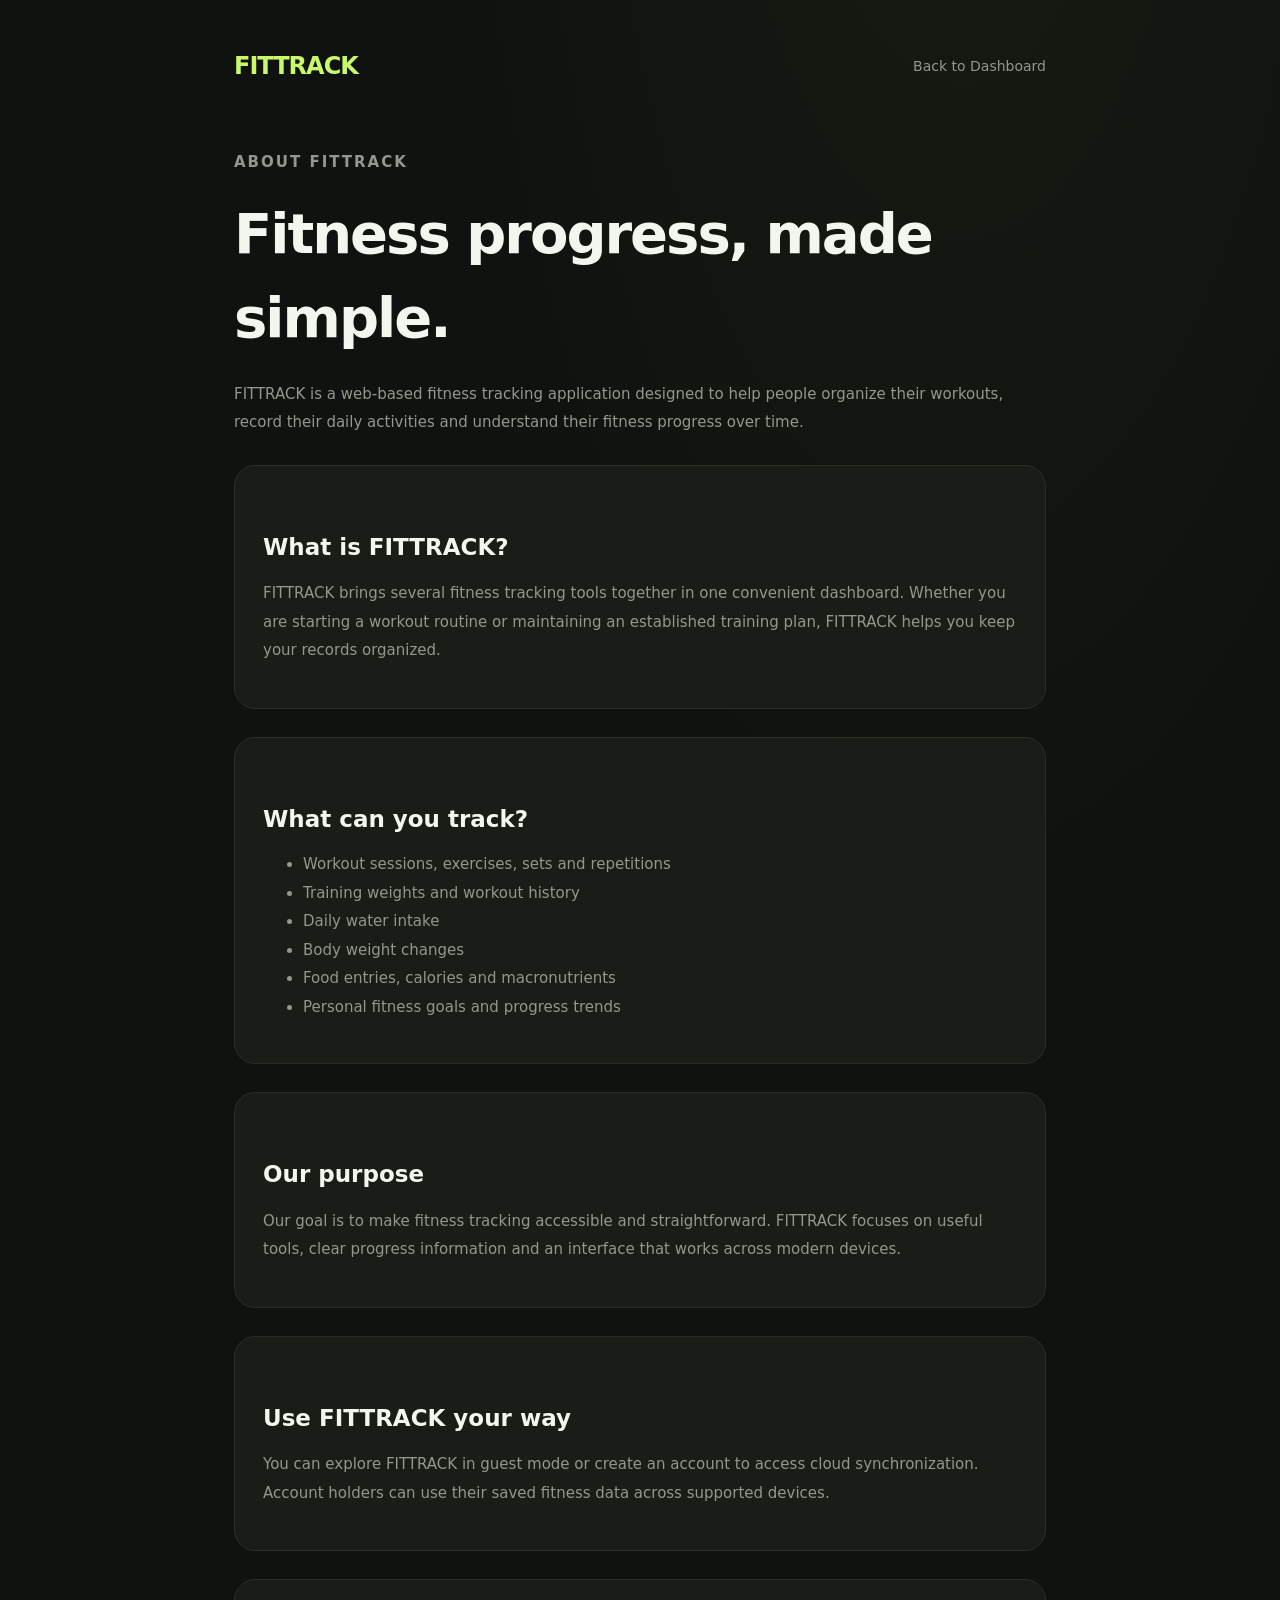
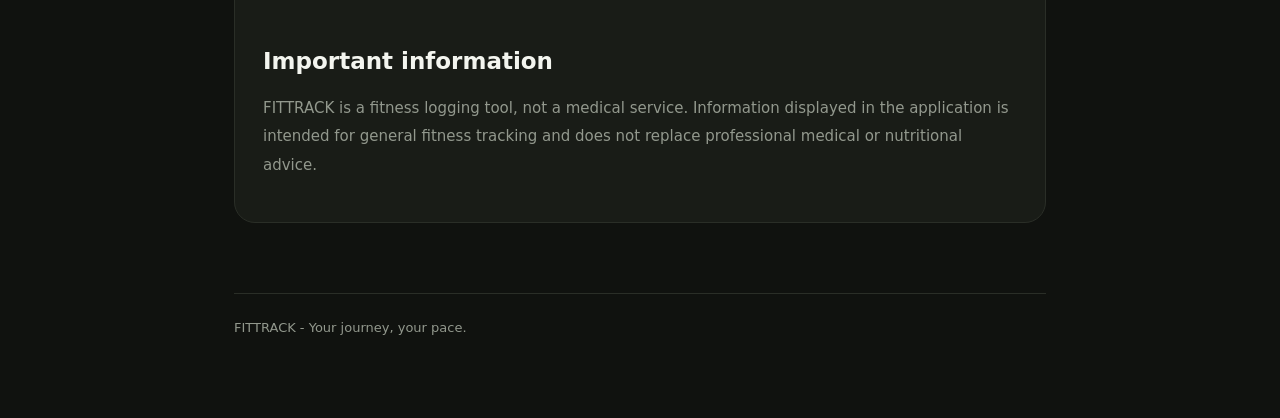
<file: about.html>
<!doctype html>
<html lang="en">
<head>
  <meta charset="utf-8">
  <meta name="viewport" content="width=device-width, initial-scale=1">
  <meta name="theme-color" content="#10120f">
  <meta name="description" content="Learn about FITTRACK, a fitness tracking web application for workouts, nutrition, hydration and progress.">
  <title>About Us - FITTRACK</title>
  <link rel="stylesheet" href="css/base.css">
  <link rel="stylesheet" href="css/components.css">
  <style>
    .info-page {
      max-width: 860px;
      margin: 0 auto;
      padding: 48px 24px 80px;
    }
    .info-header {
      display: flex;
      justify-content: space-between;
      align-items: center;
      gap: 20px;
      margin-bottom: 64px;
    }
    .info-brand {
      color: var(--color-accent);
      font-size: 24px;
      font-weight: 800;
      letter-spacing: -1px;
    }
    .info-link {
      color: var(--color-text-muted);
    }
    .info-link:hover {
      color: var(--color-accent);
    }
    .info-eyebrow {
      color: var(--color-accent);
      font-weight: 700;
      letter-spacing: 2px;
      font-size: 12px;
    }
    .info-page h1 {
      font-size: clamp(36px, 7vw, 56px);
      letter-spacing: -2px;
      margin: 12px 0 20px;
    }
    .info-page h2 {
      font-size: 23px;
      margin: 36px 0 12px;
    }
    .info-page p, .info-page li {
      color: var(--color-text-muted);
      font-size: 15px;
      line-height: 1.9;
    }
    .info-card {
      padding: 28px;
      border: 1px solid var(--color-border);
      background: var(--color-surface);
      border-radius: var(--radius-lg);
      margin-top: 28px;
    }
    .info-footer {
      margin-top: 70px;
      padding-top: 24px;
      border-top: 1px solid var(--color-border);
      color: var(--color-text-muted);
      font-size: 13px;
    }
    @media (max-width: 480px) {
      .info-page { padding: 28px 18px 60px; }
      .info-header { margin-bottom: 42px; }
      .info-card { padding: 20px; }
    }
  </style>
</head>
<body>
  <main class="info-page">
    <header class="info-header">
      <a class="info-brand" href="index.html">FITTRACK</a>
      <a class="info-link" href="index.html">Back to Dashboard</a>
    </header>

    <p class="info-eyebrow">ABOUT FITTRACK</p>
    <h1>Fitness progress, made simple.</h1>
    <p>
      FITTRACK is a web-based fitness tracking application
      designed to help people organize their workouts,
      record their daily activities and understand their
      fitness progress over time.
    </p>

    <section class="info-card">
      <h2>What is FITTRACK?</h2>
      <p>
        FITTRACK brings several fitness tracking tools
        together in one convenient dashboard. Whether you
        are starting a workout routine or maintaining an
        established training plan, FITTRACK helps you keep
        your records organized.
      </p>
    </section>

    <section class="info-card">
      <h2>What can you track?</h2>
      <ul>
        <li>Workout sessions, exercises, sets and repetitions</li>
        <li>Training weights and workout history</li>
        <li>Daily water intake</li>
        <li>Body weight changes</li>
        <li>Food entries, calories and macronutrients</li>
        <li>Personal fitness goals and progress trends</li>
      </ul>
    </section>

    <section class="info-card">
      <h2>Our purpose</h2>
      <p>
        Our goal is to make fitness tracking accessible
        and straightforward. FITTRACK focuses on useful
        tools, clear progress information and an interface
        that works across modern devices.
      </p>
    </section>

    <section class="info-card">
      <h2>Use FITTRACK your way</h2>
      <p>
        You can explore FITTRACK in guest mode or create
        an account to access cloud synchronization.
        Account holders can use their saved fitness data
        across supported devices.
      </p>
    </section>

    <section class="info-card">
      <h2>Important information</h2>
      <p>
        FITTRACK is a fitness logging tool, not a medical
        service. Information displayed in the application
        is intended for general fitness tracking and does
        not replace professional medical or nutritional advice.
      </p>
    </section>

    <footer class="info-footer">
      FITTRACK - Your journey, your pace.
    </footer>
  </main>
</body>
</html>
</file>
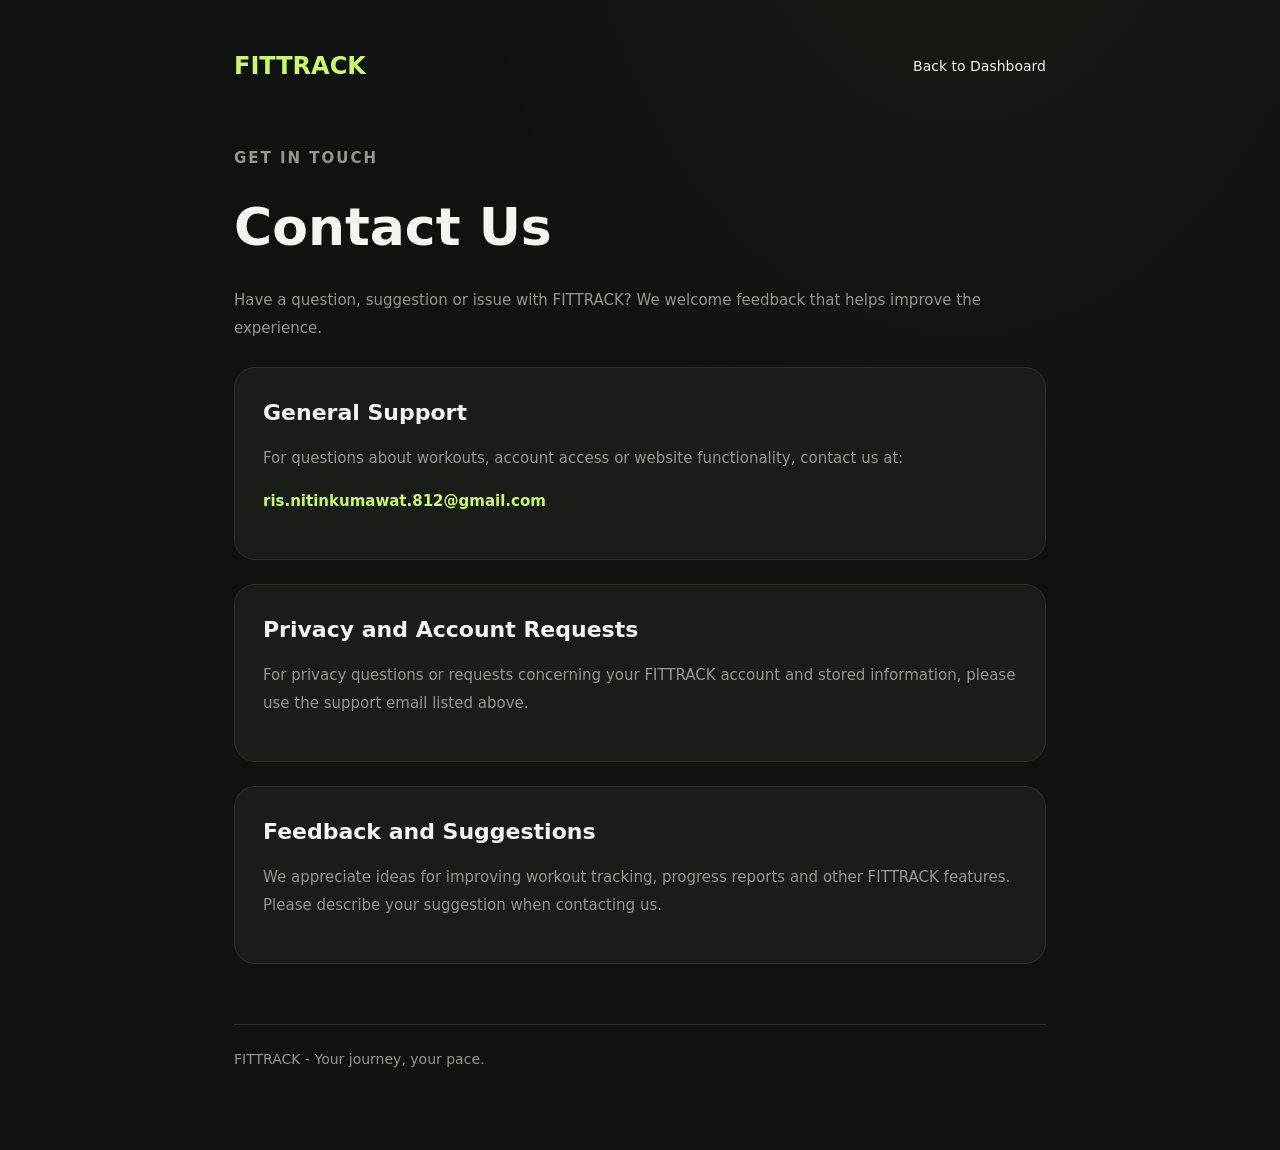
<file: contact.html>
<!doctype html>
<html lang="en">
<head>
  <meta charset="utf-8">
  <meta name="viewport" content="width=device-width, initial-scale=1">
  <meta name="theme-color" content="#10120f">
  <meta name="description" content="Contact FITTRACK for support, feedback and privacy-related questions.">
  <title>Contact Us - FITTRACK</title>
  <link rel="stylesheet" href="css/base.css">
  <link rel="stylesheet" href="css/components.css">
  <style>
    .contact-page {
      max-width: 860px;
      margin: 0 auto;
      padding: 48px 24px 80px;
    }
    .contact-header {
      display: flex;
      justify-content: space-between;
      align-items: center;
      gap: 20px;
      margin-bottom: 60px;
    }
    .contact-brand {
      color: var(--color-accent);
      font-size: 24px;
      font-weight: 800;
    }
    .contact-page h1 {
      font-size: clamp(36px, 7vw, 52px);
      margin: 12px 0 20px;
    }
    .contact-page h2 {
      font-size: 22px;
      margin: 0 0 12px;
    }
    .contact-page p {
      color: var(--color-text-muted);
      font-size: 15px;
      line-height: 1.9;
    }
    .contact-card {
      background: var(--color-surface);
      border: 1px solid var(--color-border);
      border-radius: var(--radius-lg);
      padding: 28px;
      margin: 24px 0;
    }
    .contact-eyebrow {
      color: var(--color-accent);
      font-size: 12px;
      font-weight: 700;
      letter-spacing: 2px;
    }
    .contact-email {
      color: var(--color-accent);
      font-weight: 600;
      overflow-wrap: anywhere;
    }
    .contact-footer {
      border-top: 1px solid var(--color-border);
      margin-top: 60px;
      padding-top: 24px;
      color: var(--color-text-muted);
    }
    @media (max-width: 480px) {
      .contact-page { padding: 28px 18px 60px; }
      .contact-card { padding: 20px; }
    }
  </style>
</head>
<body>
  <main class="contact-page">
    <header class="contact-header">
      <a class="contact-brand" href="index.html">FITTRACK</a>
      <a href="index.html">Back to Dashboard</a>
    </header>

    <p class="contact-eyebrow">GET IN TOUCH</p>
    <h1>Contact Us</h1>
    <p>
      Have a question, suggestion or issue with FITTRACK?
      We welcome feedback that helps improve the experience.
    </p>

    <section class="contact-card">
      <h2>General Support</h2>
      <p>
        For questions about workouts, account access or
        website functionality, contact us at:
      </p>
      <p>
        <a class="contact-email" href="mailto:ris.nitinkumawat.812@gmail.com">
          ris.nitinkumawat.812@gmail.com
        </a>
      </p>
    </section>

    <section class="contact-card">
      <h2>Privacy and Account Requests</h2>
      <p>
        For privacy questions or requests concerning your
        FITTRACK account and stored information, please
        use the support email listed above.
      </p>
    </section>

    <section class="contact-card">
      <h2>Feedback and Suggestions</h2>
      <p>
        We appreciate ideas for improving workout tracking,
        progress reports and other FITTRACK features.
        Please describe your suggestion when contacting us.
      </p>
    </section>

    <footer class="contact-footer">
      FITTRACK - Your journey, your pace.
    </footer>
  </main>
</body>
</html>
</file>
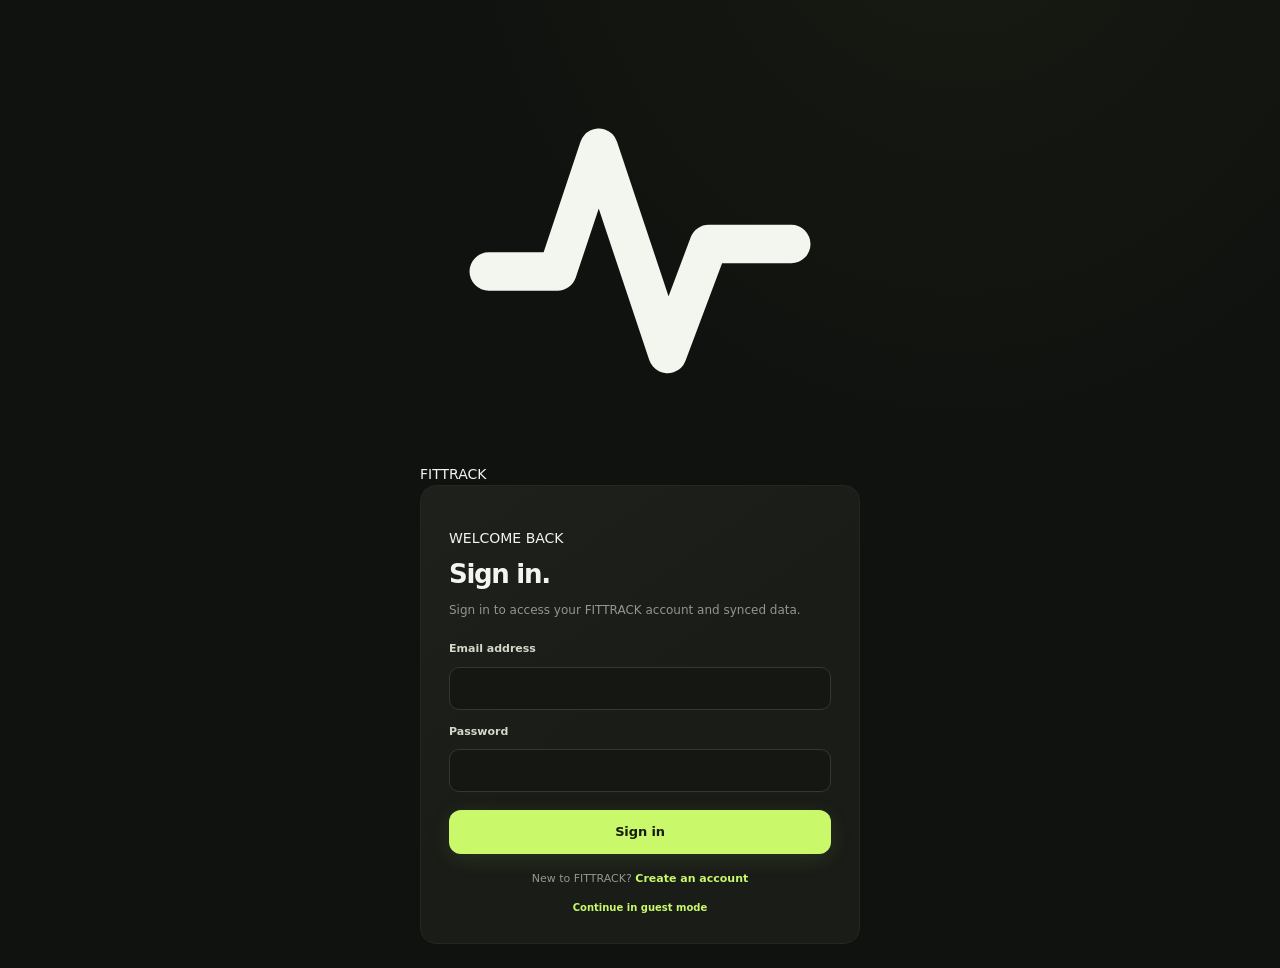
<file: login.html>
<!doctype html>
<html lang="en">
  <head>
    <meta charset="utf-8">
    <meta name="viewport" content="width=device-width, initial-scale=1">
    <meta name="theme-color" content="#10120f">
    <meta name="description" content="Sign in to your FITTRACK account.">
    <title>Sign in · FITTRACK</title>
    <link rel="stylesheet" href="css/base.css">
    <link rel="stylesheet" href="css/components.css">
    <script type="module" src="js/auth-page.js"></script>
  </head>
  <body class="auth-page">
    <main class="auth-shell">
      <a class="brand auth-brand" href="index.html#dashboard" aria-label="FITTRACK dashboard">
        <span class="brand-mark" aria-hidden="true"><svg viewBox="0 0 32 32" fill="none"><path d="M5 18h5l3-9 5 15 3-8h6" stroke="currentColor" stroke-width="2.8" stroke-linecap="round" stroke-linejoin="round"/></svg></span>
        <span class="brand-name">FIT<span>TRACK</span></span>
      </a>
      <section class="panel auth-card" aria-labelledby="auth-title">
        <p class="eyebrow">WELCOME BACK</p>
        <h1 id="auth-title">Sign in<span class="heading-period">.</span></h1>
        <p class="auth-description">Sign in to access your FITTRACK account and synced data.</p>
        <p class="auth-config-warning" id="auth-config-warning" role="status" hidden></p>
        <form id="auth-form" data-auth-mode="login" class="auth-form">
          <label for="auth-email">Email address</label>
          <input id="auth-email" name="email" type="email" maxlength="254" autocomplete="email" required>
          <label for="auth-password">Password</label>
          <input id="auth-password" name="password" type="password" minlength="8" maxlength="128" autocomplete="current-password" required>
          <button class="button button-primary auth-submit" type="submit">Sign in</button>
        </form>
        <p class="auth-status" id="auth-status" role="status" aria-live="polite" hidden></p>
        <p class="auth-switch">New to FITTRACK? <a href="register.html">Create an account</a></p>
        <a class="auth-guest-link" href="index.html#dashboard">Continue in guest mode</a>
      </section>
    </main>
  </body>
</html>
</file>
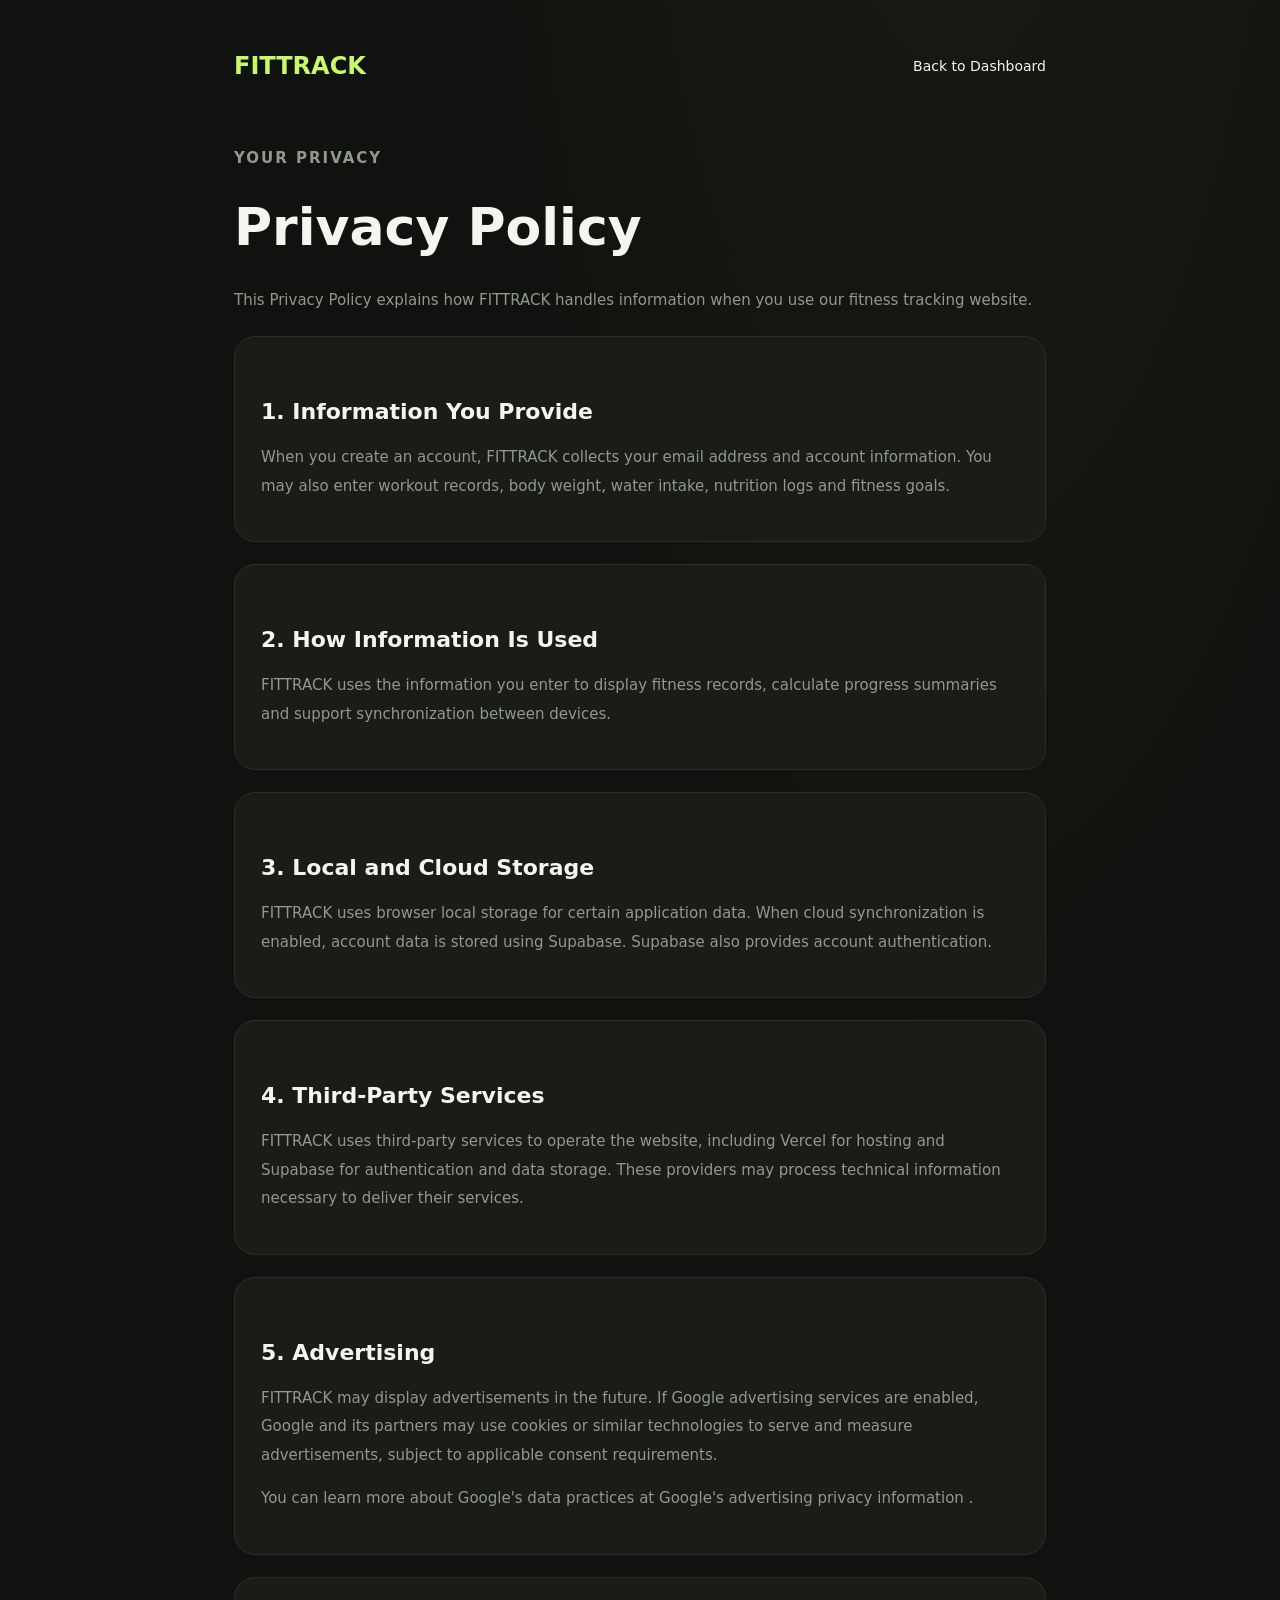
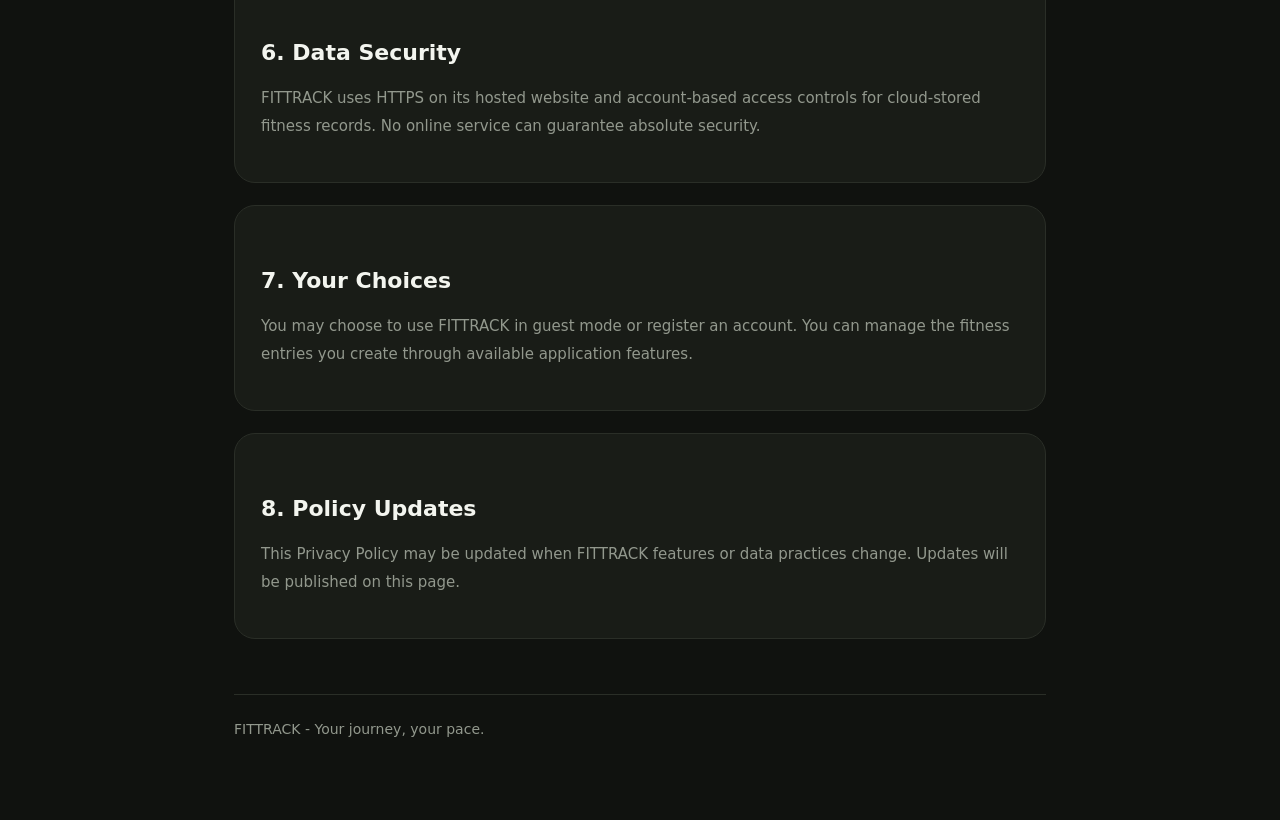
<file: privacy.html>
<!doctype html>
<html lang="en">
<head>
  <meta charset="utf-8">
  <meta name="viewport" content="width=device-width, initial-scale=1">
  <meta name="theme-color" content="#10120f">
  <meta name="description" content="Learn how FITTRACK handles your information and fitness tracking data.">
  <title>Privacy Policy - FITTRACK</title>
  <link rel="stylesheet" href="css/base.css">
  <link rel="stylesheet" href="css/components.css">
  <style>
    .policy-page {
      max-width: 860px;
      margin: 0 auto;
      padding: 48px 24px 80px;
    }
    .policy-header {
      display: flex;
      justify-content: space-between;
      align-items: center;
      gap: 20px;
      margin-bottom: 60px;
    }
    .policy-brand {
      color: var(--color-accent);
      font-size: 24px;
      font-weight: 800;
    }
    .policy-page h1 {
      font-size: clamp(36px, 7vw, 52px);
      margin: 12px 0 20px;
    }
    .policy-page h2 {
      font-size: 22px;
      margin: 32px 0 12px;
    }
    .policy-page p, .policy-page li {
      color: var(--color-text-muted);
      font-size: 15px;
      line-height: 1.9;
    }
    .policy-card {
      background: var(--color-surface);
      border: 1px solid var(--color-border);
      border-radius: var(--radius-lg);
      padding: 26px;
      margin: 22px 0;
    }
    .policy-eyebrow {
      color: var(--color-accent);
      font-weight: 700;
      letter-spacing: 2px;
      font-size: 12px;
    }
    .policy-footer {
      border-top: 1px solid var(--color-border);
      padding-top: 24px;
      margin-top: 55px;
      color: var(--color-text-muted);
    }
    @media (max-width: 480px) {
      .policy-page { padding: 28px 18px 60px; }
      .policy-card { padding: 20px; }
    }
  </style>
</head>
<body>
  <main class="policy-page">
    <header class="policy-header">
      <a class="policy-brand" href="index.html">FITTRACK</a>
      <a href="index.html">Back to Dashboard</a>
    </header>

    <p class="policy-eyebrow">YOUR PRIVACY</p>
    <h1>Privacy Policy</h1>
    <p>
      This Privacy Policy explains how FITTRACK handles
      information when you use our fitness tracking website.
    </p>

    <section class="policy-card">
      <h2>1. Information You Provide</h2>
      <p>
        When you create an account, FITTRACK collects
        your email address and account information.
        You may also enter workout records, body weight,
        water intake, nutrition logs and fitness goals.
      </p>
    </section>

    <section class="policy-card">
      <h2>2. How Information Is Used</h2>
      <p>
        FITTRACK uses the information you enter to display
        fitness records, calculate progress summaries and
        support synchronization between devices.
      </p>
    </section>

    <section class="policy-card">
      <h2>3. Local and Cloud Storage</h2>
      <p>
        FITTRACK uses browser local storage for certain
        application data. When cloud synchronization is
        enabled, account data is stored using Supabase.
        Supabase also provides account authentication.
      </p>
    </section>

    <section class="policy-card">
      <h2>4. Third-Party Services</h2>
      <p>
        FITTRACK uses third-party services to operate
        the website, including Vercel for hosting and
        Supabase for authentication and data storage.
        These providers may process technical information
        necessary to deliver their services.
      </p>
    </section>

    <section class="policy-card">
      <h2>5. Advertising</h2>
      <p>
        FITTRACK may display advertisements in the future.
        If Google advertising services are enabled,
        Google and its partners may use cookies or similar
        technologies to serve and measure advertisements,
        subject to applicable consent requirements.
      </p>
      <p>
        You can learn more about Google's data practices at
        <a href="https://policies.google.com/technologies/ads">
          Google's advertising privacy information
        </a>.
      </p>
    </section>

    <section class="policy-card">
      <h2>6. Data Security</h2>
      <p>
        FITTRACK uses HTTPS on its hosted website and
        account-based access controls for cloud-stored
        fitness records. No online service can guarantee
        absolute security.
      </p>
    </section>

    <section class="policy-card">
      <h2>7. Your Choices</h2>
      <p>
        You may choose to use FITTRACK in guest mode
        or register an account. You can manage the
        fitness entries you create through available
        application features.
      </p>
    </section>

    <section class="policy-card">
      <h2>8. Policy Updates</h2>
      <p>
        This Privacy Policy may be updated when
        FITTRACK features or data practices change.
        Updates will be published on this page.
      </p>
    </section>

    <footer class="policy-footer">
      FITTRACK - Your journey, your pace.
    </footer>
  </main>
</body>
</html>
</file>
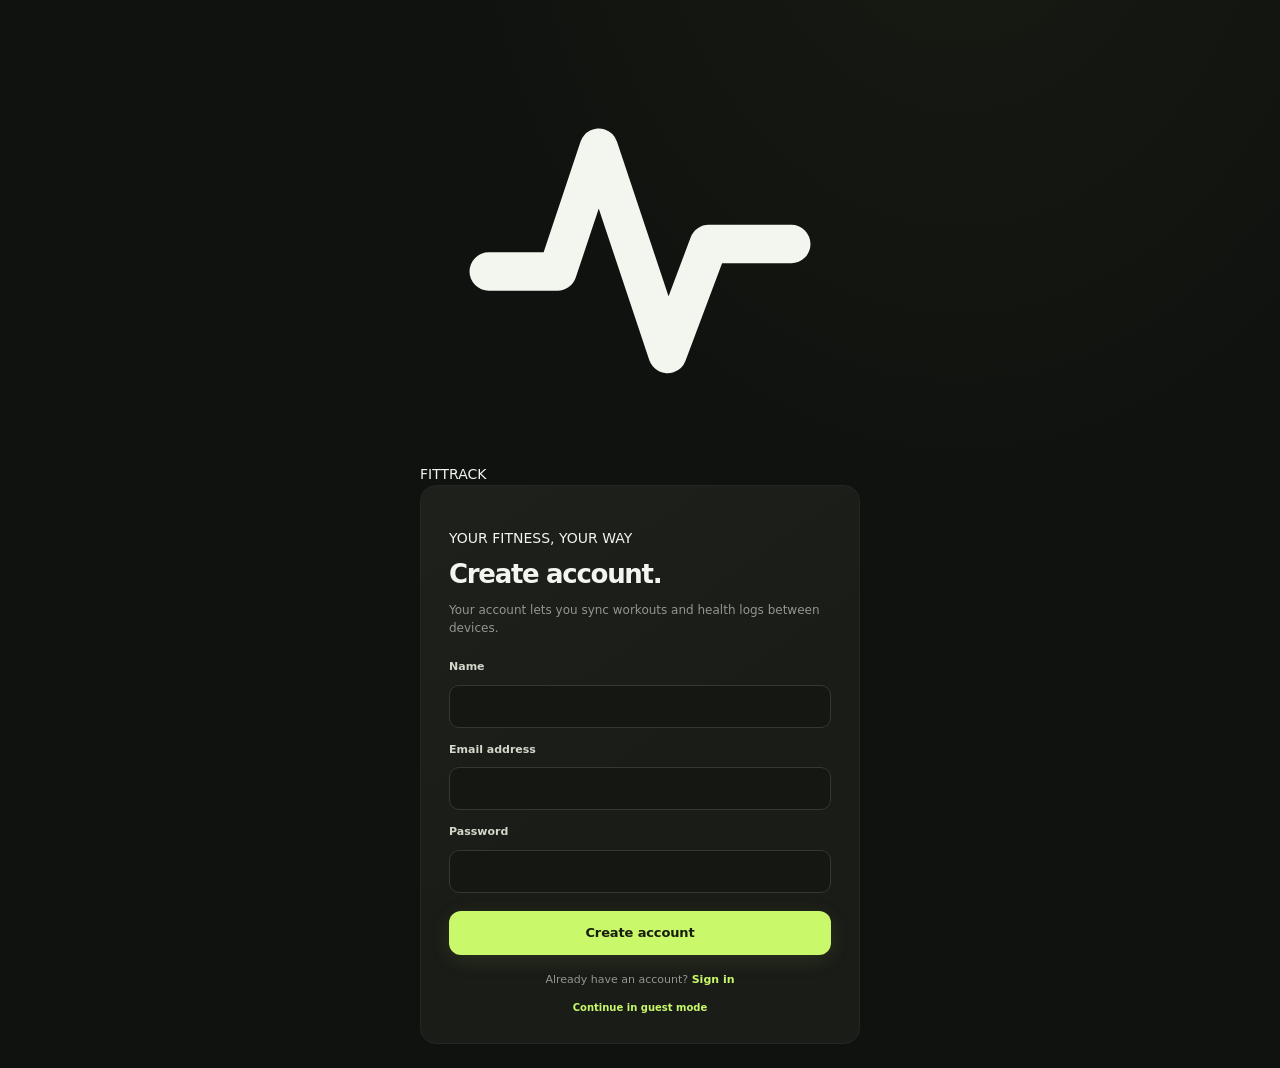
<file: register.html>
<!doctype html>
<html lang="en">
  <head>
    <meta charset="utf-8">
    <meta name="viewport" content="width=device-width, initial-scale=1">
    <meta name="theme-color" content="#10120f">
    <meta name="description" content="Create your FITTRACK account.">
    <title>Create account · FITTRACK</title>
    <link rel="stylesheet" href="css/base.css">
    <link rel="stylesheet" href="css/components.css">
    <script type="module" src="js/auth-page.js"></script>
  </head>
  <body class="auth-page">
    <main class="auth-shell">
      <a class="brand auth-brand" href="index.html#dashboard" aria-label="FITTRACK dashboard">
        <span class="brand-mark" aria-hidden="true"><svg viewBox="0 0 32 32" fill="none"><path d="M5 18h5l3-9 5 15 3-8h6" stroke="currentColor" stroke-width="2.8" stroke-linecap="round" stroke-linejoin="round"/></svg></span>
        <span class="brand-name">FIT<span>TRACK</span></span>
      </a>
      <section class="panel auth-card" aria-labelledby="auth-title">
        <p class="eyebrow">YOUR FITNESS, YOUR WAY</p>
        <h1 id="auth-title">Create account<span class="heading-period">.</span></h1>
        <p class="auth-description">Your account lets you sync workouts and health logs between devices.</p>
        <p class="auth-config-warning" id="auth-config-warning" role="status" hidden></p>
        <form id="auth-form" data-auth-mode="register" class="auth-form">
          <label for="auth-name">Name</label>
          <input id="auth-name" name="name" type="text" maxlength="60" autocomplete="name" required>
          <label for="auth-email">Email address</label>
          <input id="auth-email" name="email" type="email" maxlength="254" autocomplete="email" required>
          <label for="auth-password">Password</label>
          <input id="auth-password" name="password" type="password" minlength="8" maxlength="128" autocomplete="new-password" required>
          <button class="button button-primary auth-submit" type="submit">Create account</button>
        </form>
        <p class="auth-status" id="auth-status" role="status" aria-live="polite" hidden></p>
        <p class="auth-switch">Already have an account? <a href="login.html">Sign in</a></p>
        <a class="auth-guest-link" href="index.html#dashboard">Continue in guest mode</a>
      </section>
    </main>
  </body>
</html>
</file>
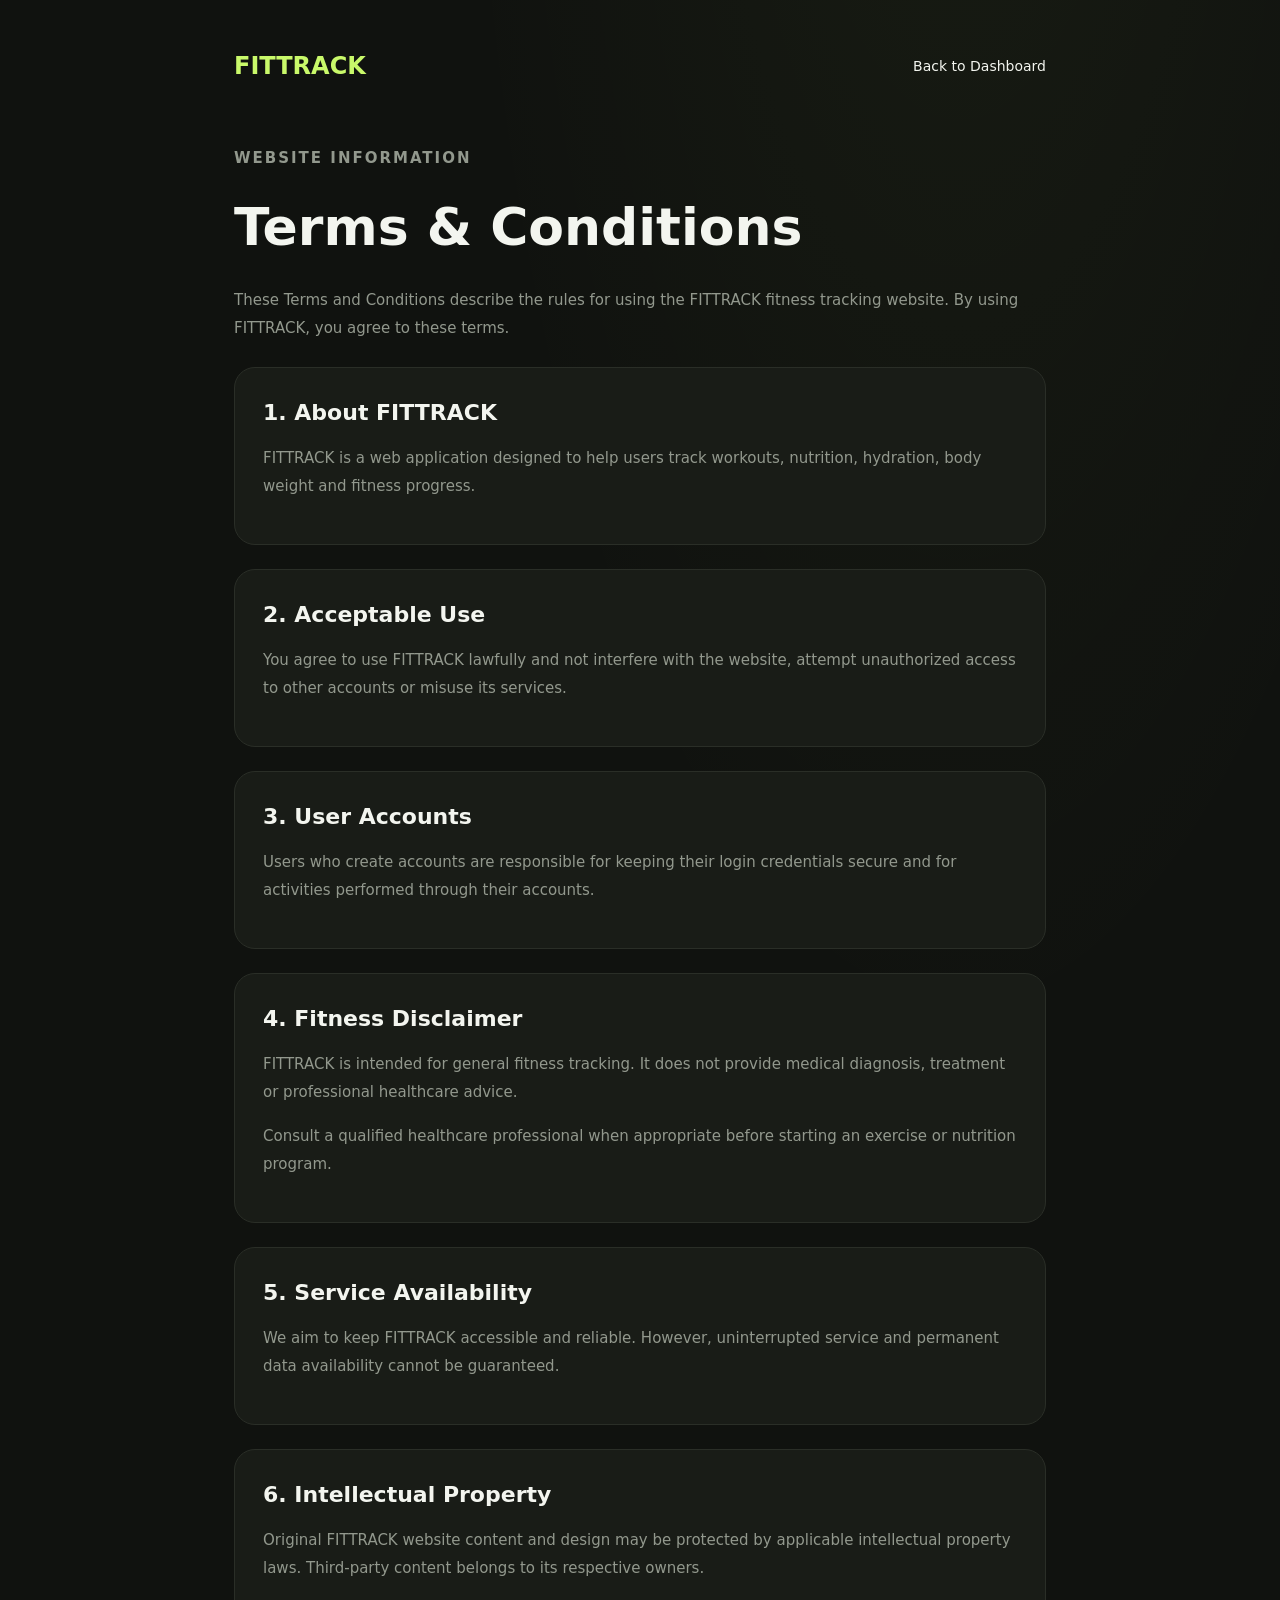
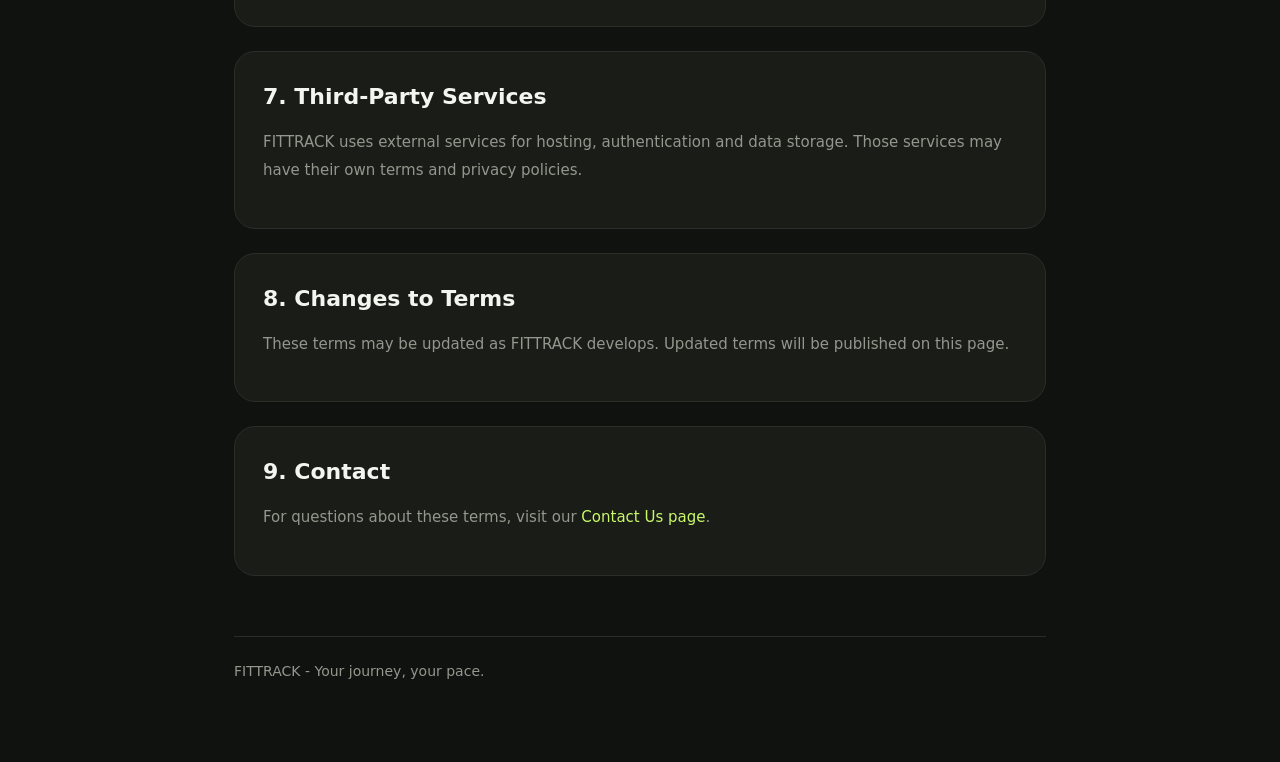
<file: terms.html>
<!doctype html>
<html lang="en">
<head>
  <meta charset="utf-8">
  <meta name="viewport" content="width=device-width, initial-scale=1">
  <meta name="theme-color" content="#10120f">
  <meta name="description" content="Read the Terms and Conditions for using FITTRACK.">
  <title>Terms &amp; Conditions - FITTRACK</title>
  <link rel="stylesheet" href="css/base.css">
  <link rel="stylesheet" href="css/components.css">
  <style>
    .terms-page {
      max-width: 860px;
      margin: 0 auto;
      padding: 48px 24px 80px;
    }
    .terms-header {
      display: flex;
      justify-content: space-between;
      align-items: center;
      gap: 20px;
      margin-bottom: 60px;
    }
    .terms-brand {
      color: var(--color-accent);
      font-size: 24px;
      font-weight: 800;
    }
    .terms-page h1 {
      font-size: clamp(36px, 7vw, 52px);
      margin: 12px 0 20px;
    }
    .terms-page h2 {
      font-size: 22px;
      margin: 0 0 12px;
    }
    .terms-page p {
      color: var(--color-text-muted);
      font-size: 15px;
      line-height: 1.9;
    }
    .terms-card {
      background: var(--color-surface);
      border: 1px solid var(--color-border);
      border-radius: var(--radius-lg);
      padding: 28px;
      margin: 24px 0;
    }
    .terms-eyebrow {
      color: var(--color-accent);
      font-size: 12px;
      font-weight: 700;
      letter-spacing: 2px;
    }
    .terms-footer {
      border-top: 1px solid var(--color-border);
      margin-top: 60px;
      padding-top: 24px;
      color: var(--color-text-muted);
    }
    .terms-card a {
      color: var(--color-accent);
    }
    @media (max-width: 480px) {
      .terms-page { padding: 28px 18px 60px; }
      .terms-card { padding: 20px; }
    }
  </style>
</head>
<body>
  <main class="terms-page">
    <header class="terms-header">
      <a class="terms-brand" href="index.html">FITTRACK</a>
      <a href="index.html">Back to Dashboard</a>
    </header>

    <p class="terms-eyebrow">WEBSITE INFORMATION</p>
    <h1>Terms &amp; Conditions</h1>

    <p>
      These Terms and Conditions describe the rules
      for using the FITTRACK fitness tracking website.
      By using FITTRACK, you agree to these terms.
    </p>

    <section class="terms-card">
      <h2>1. About FITTRACK</h2>
      <p>
        FITTRACK is a web application designed to help
        users track workouts, nutrition, hydration,
        body weight and fitness progress.
      </p>
    </section>

    <section class="terms-card">
      <h2>2. Acceptable Use</h2>
      <p>
        You agree to use FITTRACK lawfully and not
        interfere with the website, attempt unauthorized
        access to other accounts or misuse its services.
      </p>
    </section>

    <section class="terms-card">
      <h2>3. User Accounts</h2>
      <p>
        Users who create accounts are responsible for
        keeping their login credentials secure and
        for activities performed through their accounts.
      </p>
    </section>

    <section class="terms-card">
      <h2>4. Fitness Disclaimer</h2>
      <p>
        FITTRACK is intended for general fitness tracking.
        It does not provide medical diagnosis, treatment
        or professional healthcare advice.
      </p>
      <p>
        Consult a qualified healthcare professional
        when appropriate before starting an exercise
        or nutrition program.
      </p>
    </section>

    <section class="terms-card">
      <h2>5. Service Availability</h2>
      <p>
        We aim to keep FITTRACK accessible and reliable.
        However, uninterrupted service and permanent
        data availability cannot be guaranteed.
      </p>
    </section>

    <section class="terms-card">
      <h2>6. Intellectual Property</h2>
      <p>
        Original FITTRACK website content and design
        may be protected by applicable intellectual
        property laws. Third-party content belongs
        to its respective owners.
      </p>
    </section>

    <section class="terms-card">
      <h2>7. Third-Party Services</h2>
      <p>
        FITTRACK uses external services for hosting,
        authentication and data storage. Those services
        may have their own terms and privacy policies.
      </p>
    </section>

    <section class="terms-card">
      <h2>8. Changes to Terms</h2>
      <p>
        These terms may be updated as FITTRACK develops.
        Updated terms will be published on this page.
      </p>
    </section>

    <section class="terms-card">
      <h2>9. Contact</h2>
      <p>
        For questions about these terms, visit our
        <a href="contact.html">Contact Us page</a>.
      </p>
    </section>

    <footer class="terms-footer">
      FITTRACK - Your journey, your pace.
    </footer>
  </main>
</body>
</html>
</file>
<file: css/base.css>
:root {
  color-scheme: dark;
  --color-bg: #10120f;
  --color-sidebar: #141612;
  --color-surface: #191c17;
  --color-surface-raised: #1d201b;
  --color-border: #2a2e27;
  --color-border-soft: #232720;
  --color-text: #f3f5ef;
  --color-text-muted: #92988d;
  --color-text-subtle: #697064;
  --color-accent: #c9f96a;
  --color-accent-strong: #b7eb53;
  --color-accent-ink: #171d0c;
  --color-blue: #79baff;
  --color-orange: #ffb36b;
  --color-purple: #c5a5ff;
  --font-sans: Inter, ui-sans-serif, system-ui, -apple-system, BlinkMacSystemFont, "Segoe UI", sans-serif;
  --radius-sm: 10px;
  --radius-md: 16px;
  --radius-lg: 21px;
  --sidebar-width: 250px;
  font-family: var(--font-sans);
  font-synthesis: none;
  text-rendering: optimizeLegibility;
  -webkit-font-smoothing: antialiased;
  -moz-osx-font-smoothing: grayscale;
}

* { box-sizing: border-box; }

html {
  min-width: 320px;
  min-height: 100%;
  background: var(--color-bg);
  scroll-behavior: smooth;
}

body {
  min-width: 320px;
  min-height: 100vh;
  margin: 0;
  background:
    radial-gradient(ellipse at 75% -18%, rgba(201, 249, 106, 0.045), transparent 38%),
    var(--color-bg);
  color: var(--color-text);
  font-size: 14px;
  line-height: 1.5;
}

button, a { font: inherit; }
a { color: inherit; text-decoration: none; }
button { color: inherit; }
svg { display: block; }

button:focus-visible, a:focus-visible {
  outline: 2px solid var(--color-accent);
  outline-offset: 3px;
}

::selection {
  color: var(--color-accent-ink);
  background: var(--color-accent);
}

[hidden] { display: none !important; }

.visually-hidden {
  position: absolute;
  width: 1px;
  height: 1px;
  padding: 0;
  margin: -1px;
  overflow: hidden;
  clip: rect(0, 0, 0, 0);
  white-space: nowrap;
  border: 0;
}

@media (prefers-reduced-motion: reduce) {
  *, *::before, *::after {
    scroll-behavior: auto !important;
    animation-duration: 0.01ms !important;
    animation-iteration-count: 1 !important;
    transition-duration: 0.01ms !important;
  }
}
</file>
<file: css/components.css>
.button {
  display: inline-flex;
  min-height: 44px;
  align-items: center;
  justify-content: center;
  gap: 10px;
  padding: 0 16px;
  border: 1px solid transparent;
  border-radius: 12px;
  font-size: 13px;
  font-weight: 700;
  letter-spacing: -0.01em;
  transition: background-color 160ms ease, transform 160ms ease, box-shadow 160ms ease;
}

.button:hover { transform: translateY(-1px); }
.button-primary {
  color: var(--color-accent-ink);
  background: var(--color-accent);
  box-shadow: 0 5px 22px rgba(201, 249, 106, 0.1);
}
.button-primary:hover { background: #d7ff87; box-shadow: 0 7px 25px rgba(201, 249, 106, 0.17); }
.button svg { width: 17px; height: 17px; fill: none; stroke: currentColor; stroke-width: 1.8; stroke-linecap: round; stroke-linejoin: round; }
.button .button-arrow { width: 15px; height: 15px; opacity: 0.72; }

.icon-button {
  display: grid;
  width: 42px;
  height: 42px;
  place-items: center;
  border: 1px solid var(--color-border);
  border-radius: 12px;
  background: var(--color-surface);
  cursor: pointer;
  transition: border-color 160ms ease, background-color 160ms ease;
}
.icon-button:hover { border-color: #444a3e; background: var(--color-surface-raised); }
.icon-button svg { width: 20px; height: 20px; fill: none; stroke: currentColor; stroke-width: 1.7; stroke-linecap: round; }

.preview-notice {
  display: flex;
  align-items: center;
  gap: 10px;
  min-height: 42px;
  margin: 23px 0 30px;
  padding: 9px 13px;
  border: 1px solid rgba(201, 249, 106, 0.12);
  border-radius: 11px;
  color: #b3b9a9;
  background: rgba(201, 249, 106, 0.035);
  font-size: 12px;
}
.preview-notice svg { width: 16px; height: 16px; flex: 0 0 auto; fill: none; stroke: var(--color-accent); stroke-width: 1.7; stroke-linecap: round; }

.section-heading, .panel-heading {
  display: flex;
  align-items: flex-start;
  justify-content: space-between;
  gap: 16px;
}
.section-heading { align-items: center; margin-bottom: 15px; }
.section-heading h2, .panel-heading h2 { margin: 0; font-size: 16px; font-weight: 650; letter-spacing: -0.03em; }
.section-heading p, .panel-heading p { margin: 3px 0 0; color: var(--color-text-muted); font-size: 12px; }
.date-pill { padding: 5px 10px; border: 1px solid var(--color-border); border-radius: 8px; color: #adb3a7; background: rgba(255,255,255,0.015); font-size: 11px; }

.stats-grid {
  display: grid;
  grid-template-columns: repeat(4, minmax(0, 1fr));
  gap: 14px;
}
.stat-card, .panel {
  border: 1px solid var(--color-border-soft);
  border-radius: var(--radius-md);
  background: linear-gradient(145deg, rgba(255,255,255,0.018), transparent 54%), var(--color-surface);
}
.stat-card {
  min-height: 154px;
  padding: 17px 18px 15px;
  transition: border-color 180ms ease, transform 180ms ease, background-color 180ms ease;
}
.stat-card:hover { transform: translateY(-2px); border-color: #363b32; }
.stat-topline { display: flex; align-items: center; justify-content: space-between; gap: 10px; }
.stat-label { color: var(--color-text-muted); font-size: 12px; font-weight: 500; }
.stat-icon { display: grid; width: 32px; height: 32px; place-items: center; border-radius: 10px; }
.stat-icon svg { width: 17px; height: 17px; fill: none; stroke: currentColor; stroke-width: 1.7; stroke-linecap: round; stroke-linejoin: round; }
.icon-lime { color: var(--color-accent); background: rgba(201,249,106,0.1); }
.icon-orange { color: var(--color-orange); background: rgba(255,179,107,0.1); }
.icon-blue { color: var(--color-blue); background: rgba(121,186,255,0.1); }
.icon-purple { color: var(--color-purple); background: rgba(197,165,255,0.1); }
.stat-value { margin-top: 12px; color: var(--color-text); font-size: clamp(24px, 2.1vw, 29px); font-weight: 650; line-height: 1.1; letter-spacing: -0.055em; font-variant-numeric: tabular-nums; }
.stat-value > span { color: var(--color-text-muted); font-size: 12px; font-weight: 500; letter-spacing: 0; }
.stat-value > .stat-number { color: var(--color-text); font-size: inherit; font-weight: inherit; letter-spacing: inherit; }
.stat-foot { display: flex; align-items: center; gap: 7px; margin-top: 11px; color: var(--color-text-subtle); font-size: 10px; }
.status-dot { width: 6px; height: 6px; border-radius: 50%; background: var(--color-accent); box-shadow: 0 0 9px rgba(201,249,106,0.3); }
.dot-orange { background: var(--color-orange); box-shadow: 0 0 9px rgba(255,179,107,0.3); }
.stat-progress { height: 4px; margin-top: 12px; overflow: hidden; border-radius: 99px; background: #2b3028; }
.stat-progress span { display: block; height: 100%; border-radius: inherit; background: var(--color-blue); }
.stat-progress + .stat-foot { margin-top: 8px; }
.completion-content { display: flex; align-items: center; justify-content: space-between; }
.completion-content .stat-value { margin-top: 12px; }
.completion-content .stat-value > span { margin-left: 1px; }
.completion-ring {
  position: relative;
  display: grid;
  width: 43px;
  height: 43px;
  margin-top: 6px;
  place-items: center;
  border-radius: 50%;
  background: conic-gradient(var(--color-purple) 0 var(--progress, 0%), #34303d var(--progress, 0%) 100%);
}
.completion-ring::before { position: absolute; inset: 4px; border-radius: 50%; background: var(--color-surface); content: ""; }
.completion-ring span { position: relative; z-index: 1; color: #c8bdde; font-size: 7px; font-weight: 700; letter-spacing: 0.07em; }

.dashboard-grid { display: grid; grid-template-columns: minmax(0, 1.45fr) minmax(290px, 0.9fr); gap: 14px; margin-top: 15px; }
.panel { min-width: 0; padding: 19px 20px; }
.panel-period { display: inline-flex; align-items: center; gap: 4px; padding: 6px 8px; border: 1px solid var(--color-border); border-radius: 8px; color: #a4aa9d; font-size: 9px; font-weight: 700; letter-spacing: 0.06em; white-space: nowrap; }
.panel-period svg { width: 13px; height: 13px; fill: none; stroke: currentColor; stroke-width: 1.8; }
.activity-summary { display: flex; align-items: baseline; gap: 9px; margin-top: 19px; }
.activity-summary strong { font-size: 24px; font-weight: 650; letter-spacing: -0.05em; }
.activity-summary strong span { color: var(--color-text-muted); font-size: 13px; font-weight: 500; letter-spacing: 0; }
.summary-caption { color: var(--color-text-subtle); font-size: 10px; }
.chart { display: grid; height: 150px; grid-template-columns: repeat(7, minmax(0, 1fr)); gap: clamp(8px, 2.4vw, 23px); margin-top: 7px; padding: 0 4px; }
.chart-column { display: grid; min-width: 0; grid-template-rows: 18px 1fr 18px; justify-items: center; }
.chart-value { color: var(--color-text-subtle); font-size: 9px; font-variant-numeric: tabular-nums; opacity: 0; transition: opacity 140ms ease; }
.chart-column:hover .chart-value, .chart-column.is-today .chart-value { opacity: 1; }
.chart-track { display: flex; width: 100%; max-width: 27px; height: 100%; align-items: flex-end; justify-content: center; border-radius: 7px; background: #22261f; }
.chart-track span { width: 100%; min-height: 7px; border-radius: 7px; background: linear-gradient(180deg, #c9f96a, #a5d849); opacity: 0.74; transition: filter 160ms ease, opacity 160ms ease; }
.chart-column:hover .chart-track span { filter: brightness(1.13); opacity: 1; }
.chart-column.is-today .chart-track span { opacity: 1; box-shadow: 0 0 16px rgba(201,249,106,0.12); }
.chart-day { align-self: end; color: var(--color-text-subtle); font-size: 9px; font-weight: 600; letter-spacing: 0.035em; }
.chart-column.is-today .chart-day { color: var(--color-accent); }
.chart-legend { display: flex; align-items: center; gap: 7px; margin-top: 9px; color: #abb1a4; font-size: 10px; }
.chart-legend > span:first-child { width: 7px; height: 7px; border-radius: 50%; background: var(--color-accent); }
.legend-note { margin-left: auto; color: var(--color-text-subtle); font-size: 9px; }

.focus-panel { display: flex; flex-direction: column; }
.focus-sparkle { display: grid; width: 30px; height: 30px; place-items: center; border: 1px solid rgba(201,249,106,0.13); border-radius: 9px; color: var(--color-accent); background: rgba(201,249,106,0.07); }
.focus-sparkle svg { width: 17px; height: 17px; fill: none; stroke: currentColor; stroke-width: 1.5; stroke-linecap: round; stroke-linejoin: round; }
.focus-list { display: grid; gap: 16px; margin: 21px 0 17px; }
.focus-item { display: flex; align-items: flex-start; gap: 11px; }
.focus-marker { display: grid; width: 29px; height: 29px; flex: 0 0 auto; place-items: center; border-radius: 9px; }
.focus-marker svg { width: 15px; height: 15px; fill: none; stroke: currentColor; stroke-width: 1.7; stroke-linecap: round; stroke-linejoin: round; }
.marker-lime { color: var(--color-accent); background: rgba(201,249,106,0.1); }
.marker-blue { color: var(--color-blue); background: rgba(121,186,255,0.1); }
.marker-orange { color: var(--color-orange); background: rgba(255,179,107,0.1); }
.focus-copy { display: grid; gap: 2px; padding-top: 1px; }
.focus-copy strong { font-size: 11px; font-weight: 600; }
.focus-copy span { color: var(--color-text-muted); font-size: 10px; line-height: 1.45; }
.text-link { display: inline-flex; width: fit-content; align-items: center; gap: 7px; color: var(--color-accent); font-size: 11px; font-weight: 650; transition: color 150ms ease, gap 150ms ease; }
.text-link:hover { gap: 10px; color: #dcff9e; }
.text-link svg { width: 14px; height: 14px; fill: none; stroke: currentColor; stroke-width: 1.8; stroke-linecap: round; stroke-linejoin: round; }

.page-footer { display: flex; justify-content: space-between; gap: 16px; margin-top: 25px; padding: 14px 0 4px; border-top: 1px solid var(--color-border-soft); color: var(--color-text-subtle); font-size: 9px; }
.page-footer > span:first-child { font-weight: 700; letter-spacing: 0.08em; }
.footer-dot { padding: 0 4px; color: var(--color-accent); }

.placeholder-view { min-height: calc(100vh - 100px); }
.placeholder-view > .eyebrow { margin-top: 14px; }
.empty-state { display: grid; max-width: 440px; justify-items: center; margin: 14vh auto 0; padding: 44px 24px; border: 1px solid var(--color-border-soft); border-radius: var(--radius-lg); background: var(--color-surface); text-align: center; }
.empty-state-icon { display: grid; width: 54px; height: 54px; place-items: center; border: 1px solid rgba(201,249,106,0.14); border-radius: 16px; color: var(--color-accent); background: rgba(201,249,106,0.07); }
.empty-state-icon svg { width: 25px; height: 25px; fill: none; stroke: currentColor; stroke-width: 1.6; stroke-linecap: round; stroke-linejoin: round; }
.empty-state h2 { margin: 19px 0 5px; font-size: 18px; letter-spacing: -0.03em; }
.empty-state p { max-width: 330px; margin: 0 0 18px; color: var(--color-text-muted); font-size: 13px; }

.exercise-filters { padding: 18px; }
.exercise-filter-fields { display: grid; grid-template-columns: minmax(200px, 1.5fr) repeat(2, minmax(155px, 1fr)); gap: 12px; align-items: end; }
.exercise-filter-fields > div { display: grid; gap: 9px; }
.exercise-filter-fields input, .exercise-filter-fields select {
  width: 100%;
  min-height: 43px;
  padding: 0 12px;
  border: 1px solid #34392f;
  border-radius: 10px;
  outline: none;
  color: var(--color-text);
  background-color: #141712;
  font: inherit;
  font-size: 12px;
}
.exercise-filter-fields input:focus, .exercise-filter-fields select:focus { border-color: #9ac84d; box-shadow: 0 0 0 3px rgba(201,249,106,0.09); }
.exercise-filter-fields input::placeholder { color: #6f766b; }
.exercise-filter-fields select { appearance: none; background-image: url("data:image/svg+xml,%3Csvg xmlns='http://www.w3.org/2000/svg' width='12' height='12' viewBox='0 0 24 24' fill='none' stroke='%2392988d' stroke-width='2' stroke-linecap='round' stroke-linejoin='round'%3E%3Cpath d='m7 10 5 5 5-5'/%3E%3C/svg%3E"); background-repeat: no-repeat; background-position: right 12px center; }
.exercise-library-meta { display: flex; align-items: center; justify-content: space-between; gap: 12px; margin-top: 13px; padding-top: 12px; border-top: 1px solid var(--color-border-soft); color: var(--color-text-muted); font-size: 11px; }
.exercise-library-meta .inline-action { min-height: 28px; }
.exercise-library-note { margin: 17px 0 12px; color: var(--color-text-muted); font-size: 11px; }
.exercise-grid { display: grid; grid-template-columns: repeat(auto-fill, minmax(min(100%, 235px), 1fr)); gap: 15px; }
.exercise-library-card { min-width: 0; overflow: hidden; border: 1px solid var(--color-border-soft); border-radius: var(--radius-md); background: linear-gradient(145deg, rgba(255,255,255,0.018), transparent 54%), var(--color-surface); transition: border-color 160ms ease, transform 160ms ease; }
.exercise-library-card:hover { transform: translateY(-2px); border-color: rgba(201,249,106,0.22); }
.exercise-card-visual { position: relative; overflow: hidden; aspect-ratio: 16 / 9; background: #171c15; }
.exercise-card-illustration { display: block; width: 100%; height: 100%; }
.exercise-difficulty { position: absolute; top: 10px; right: 10px; padding: 5px 8px; border: 1px solid rgba(255,255,255,0.08); border-radius: 7px; color: #d3d9ca; background: rgba(11,14,10,0.76); font-size: 9px; font-weight: 650; }
.difficulty-beginner { color: #d2f3a5; }
.difficulty-intermediate { color: #f0d69d; }
.difficulty-advanced { color: #ffb7a4; }
.exercise-card-content { display: grid; min-height: 205px; align-content: start; gap: 8px; padding: 14px; }
.exercise-target { margin: 0; color: var(--color-accent); font-size: 9px; font-weight: 650; letter-spacing: 0.02em; }
.exercise-card-content h2 { margin: 0; color: #e4e8df; font-size: 14px; font-weight: 650; letter-spacing: -0.02em; }
.exercise-card-summary { min-height: 42px; margin: 0; color: var(--color-text-muted); font-size: 10px; line-height: 1.55; }
.exercise-card-equipment { margin: 0; color: var(--color-text-subtle); font-size: 9px; }
.exercise-detail-button { min-height: 36px; margin-top: 4px; font-size: 10px; }
.exercise-no-results { grid-column: 1 / -1; display: grid; justify-items: center; gap: 4px; padding: 40px 18px; border: 1px dashed #34392f; border-radius: var(--radius-md); color: var(--color-text-muted); text-align: center; }
.exercise-no-results strong { color: #dce1d4; font-size: 13px; }
.exercise-no-results span { font-size: 11px; }
.exercise-detail-dialog { width: min(660px, calc(100vw - 32px)); }
.exercise-detail-content { display: grid; gap: 16px; padding: 24px; }
.exercise-detail-content .modal-heading h2 { font-size: 21px; }
.exercise-detail-visual { overflow: hidden; aspect-ratio: 16 / 8; border: 1px solid var(--color-border-soft); border-radius: 12px; background: #171c15; }
.exercise-detail-illustration { display: block; width: 100%; height: 100%; }
.exercise-detail-content .modal-description { margin: 0; line-height: 1.6; }
.exercise-detail-facts { display: grid; grid-template-columns: repeat(2, minmax(0, 1fr)); gap: 9px; }
.exercise-detail-fact { display: grid; gap: 4px; min-width: 0; padding: 10px 11px; border: 1px solid var(--color-border-soft); border-radius: 10px; background: rgba(255,255,255,0.015); }
.exercise-detail-fact span { color: var(--color-text-subtle); font-size: 9px; }
.exercise-detail-fact strong { overflow-wrap: anywhere; color: #dfe4d8; font-size: 10px; font-weight: 600; }
.exercise-detail-section h3 { margin: 0 0 8px; font-size: 12px; }
.exercise-detail-section ol, .exercise-detail-section ul { display: grid; gap: 7px; margin: 0; padding-left: 20px; color: var(--color-text-muted); font-size: 11px; line-height: 1.55; }
.exercise-detail-section li::marker { color: var(--color-accent); font-weight: 700; }
.exercise-safety-note { margin: 0; padding: 10px 12px; border-left: 2px solid #879e5b; color: var(--color-text-muted); background: rgba(201,249,106,0.035); font-size: 10px; line-height: 1.5; }

.progress-summary-grid { display: grid; grid-template-columns: repeat(4, minmax(0, 1fr)); gap: 13px; margin-bottom: 16px; }
.progress-summary-card { display: grid; min-height: 120px; align-content: start; gap: 8px; padding: 17px; }
.progress-summary-label { color: var(--color-text-muted); font-size: 10px; }
.progress-summary-card strong { color: var(--color-text); font-size: 23px; font-weight: 650; letter-spacing: -0.045em; font-variant-numeric: tabular-nums; }
.progress-summary-card strong small { color: var(--color-text-muted); font-size: 11px; font-weight: 500; letter-spacing: 0; }
.progress-summary-foot { color: var(--color-text-subtle); font-size: 9px; }
.progress-grid { display: grid; grid-template-columns: minmax(0, 1.1fr) minmax(0, 0.9fr); gap: 15px; align-items: start; }
.progress-side-column { display: grid; gap: 15px; min-width: 0; }
.progress-panel { min-width: 0; padding: 20px; }
.progress-panel-heading { align-items: center; }
.progress-range-control, .progress-select-field { display: grid; gap: 6px; }
.progress-range-control > span { color: var(--color-text-subtle); font-size: 9px; }
.progress-range-control select, .progress-select-field select {
  min-height: 36px;
  padding: 0 30px 0 10px;
  border: 1px solid #34392f;
  border-radius: 9px;
  outline: none;
  color: var(--color-text);
  background-color: #141712;
  background-image: url("data:image/svg+xml,%3Csvg xmlns='http://www.w3.org/2000/svg' width='12' height='12' viewBox='0 0 24 24' fill='none' stroke='%2392988d' stroke-width='2' stroke-linecap='round' stroke-linejoin='round'%3E%3Cpath d='m7 10 5 5 5-5'/%3E%3C/svg%3E");
  background-repeat: no-repeat;
  background-position: right 10px center;
  font: inherit;
  font-size: 10px;
  appearance: none;
}
.progress-range-control select:focus, .progress-select-field select:focus { border-color: #9ac84d; box-shadow: 0 0 0 3px rgba(201,249,106,0.09); }
.progress-chart-wrap { display: grid; min-height: 225px; align-items: center; margin-top: 11px; }
.progress-line-chart { display: block; width: 100%; height: auto; overflow: visible; }
.progress-chart-gridline { stroke: #30362c; stroke-width: 1; }
.progress-chart-axis-label, .progress-chart-date-label { fill: #7d8575; font-family: var(--font-sans); font-size: 10px; }
.progress-chart-date-label { font-size: 9px; }
.progress-chart-point { fill: var(--color-accent); stroke: #191c17; stroke-width: 3; }
.progress-chart-empty { display: grid; min-height: 180px; place-items: center; padding: 22px; border: 1px dashed #34392f; border-radius: 12px; color: var(--color-text-muted); font-size: 11px; text-align: center; }
.progress-chart-caption { min-height: 15px; margin: 2px 0 0; color: var(--color-text-subtle); font-size: 9px; }
.progress-weight-form { grid-template-columns: minmax(0, 1fr) minmax(0, 1fr) auto; align-items: end; margin-top: 16px; padding-top: 16px; border-top: 1px solid var(--color-border-soft); }
.progress-weight-form > div { display: grid; gap: 9px; }
.progress-weight-form input { min-height: 40px; }
.progress-weight-form .button { min-height: 40px; padding: 0 12px; font-size: 10px; white-space: nowrap; }
.progress-history { margin-top: 23px; }
.progress-history .panel-heading h3 { margin: 0; font-size: 12px; font-weight: 650; }
.progress-history .panel-heading p { font-size: 10px; }
.progress-history .entry-list { margin-top: 11px; }
.progress-select-field { margin-top: 15px; }
.progress-select-field .field-label { margin: 0; }
.strength-panel .progress-chart-wrap { min-height: 220px; }
.records-panel .panel-heading { align-items: center; }
.personal-record-list { display: grid; margin-top: 12px; }
.personal-record { display: flex; min-width: 0; align-items: center; gap: 12px; padding: 11px 0; border-bottom: 1px solid var(--color-border-soft); }
.personal-record:last-child { padding-bottom: 1px; border-bottom: 0; }
.personal-record-copy { display: grid; min-width: 0; gap: 3px; }
.personal-record-copy strong { overflow: hidden; color: #e4e8df; font-size: 11px; font-weight: 600; text-overflow: ellipsis; white-space: nowrap; }
.personal-record-copy span { color: var(--color-text-subtle); font-size: 9px; }
.personal-record-value { margin-left: auto; color: var(--color-accent); font-size: 11px; font-weight: 700; font-variant-numeric: tabular-nums; white-space: nowrap; }

.inline-action {
  margin-left: auto;
  padding: 0;
  border: 0;
  color: var(--color-accent);
  background: none;
  font-size: 10px;
  font-weight: 650;
  cursor: pointer;
}
.inline-action:hover { color: #e0ffab; }

.feature-view { min-height: calc(100vh - 100px); }
.feature-heading { display: flex; align-items: flex-end; justify-content: space-between; gap: 18px; margin-bottom: 26px; }
.feature-grid { display: grid; grid-template-columns: minmax(280px, 0.8fr) minmax(0, 1.2fr); gap: 16px; align-items: start; }
.form-panel, .history-panel { padding: 22px; }
.entry-form { display: grid; gap: 10px; margin-top: 21px; }
.field-label { display: block; margin: 2px 0 -4px; color: #d3d8cb; font-size: 11px; font-weight: 600; }
.field-label span { color: var(--color-text-subtle); font-size: 10px; font-weight: 450; }
.entry-form input, .entry-form select, .modal-form input {
  width: 100%;
  min-height: 43px;
  padding: 0 12px;
  border: 1px solid #34392f;
  border-radius: 10px;
  outline: none;
  color: var(--color-text);
  background: #141712;
  font: inherit;
  font-size: 12px;
  transition: border-color 150ms ease, box-shadow 150ms ease;
}
.entry-form input::placeholder, .modal-form input::placeholder { color: #6f766b; }
.entry-form input:focus, .entry-form select:focus, .modal-form input:focus { border-color: #9ac84d; box-shadow: 0 0 0 3px rgba(201,249,106,0.09); }
.entry-form select { appearance: none; background-image: url("data:image/svg+xml,%3Csvg xmlns='http://www.w3.org/2000/svg' width='12' height='12' viewBox='0 0 24 24' fill='none' stroke='%2392988d' stroke-width='2' stroke-linecap='round' stroke-linejoin='round'%3E%3Cpath d='m7 10 5 5 5-5'/%3E%3C/svg%3E"); background-repeat: no-repeat; background-position: right 12px center; }
.entry-form input[type="number"], .modal-form input[type="number"] { font-variant-numeric: tabular-nums; }
.form-row { display: grid; grid-template-columns: 1fr 1fr; gap: 11px; }
.form-row > div { display: grid; gap: 10px; }
.form-submit { width: 100%; margin-top: 7px; }
.form-submit svg { width: 15px; height: 15px; }
.history-panel { min-height: 280px; }
.history-count { padding: 5px 8px; border: 1px solid var(--color-border); border-radius: 7px; color: #a4aa9d; font-size: 10px; white-space: nowrap; }
.entry-list { display: grid; margin-top: 16px; }
.entry-empty { padding: 25px 12px; border: 1px dashed #34392f; border-radius: 12px; color: var(--color-text-muted); text-align: center; }
.entry-empty strong { display: block; margin-bottom: 3px; color: #dce1d4; font-size: 12px; font-weight: 600; }
.entry-empty span { font-size: 11px; }
.entry-row { display: flex; min-width: 0; align-items: center; gap: 11px; padding: 12px 0; border-bottom: 1px solid var(--color-border-soft); }
.entry-row:first-child { padding-top: 1px; }
.entry-row:last-child { padding-bottom: 1px; border-bottom: 0; }
.entry-icon { display: grid; width: 34px; height: 34px; flex: 0 0 auto; place-items: center; border-radius: 10px; color: var(--color-accent); background: rgba(201,249,106,0.08); }
.entry-icon svg { width: 17px; height: 17px; fill: none; stroke: currentColor; stroke-width: 1.65; stroke-linecap: round; stroke-linejoin: round; }
.entry-icon-water { color: var(--color-blue); background: rgba(121,186,255,0.09); }
.entry-copy { display: grid; min-width: 0; gap: 2px; }
.entry-copy strong { overflow: hidden; color: #e4e8df; font-size: 11px; font-weight: 600; text-overflow: ellipsis; white-space: nowrap; }
.entry-copy span { color: var(--color-text-subtle); font-size: 10px; }
.workout-history-details { margin-top: 5px; color: var(--color-accent); font-size: 9px; }
.workout-history-details summary { width: fit-content; cursor: pointer; }
.workout-history-exercises { display: grid; gap: 4px; max-width: 100%; margin: 6px 0 2px; padding-left: 13px; color: var(--color-text-muted); overflow-wrap: anywhere; }
.workout-history-exercises li { font-size: 9px; line-height: 1.45; }
.entry-trailing { display: grid; justify-items: end; gap: 3px; margin-left: auto; }
.entry-amount { color: #dbe1d2; font-size: 11px; font-weight: 650; font-variant-numeric: tabular-nums; white-space: nowrap; }
.entry-time { color: var(--color-text-subtle); font-size: 9px; white-space: nowrap; }
.remove-entry { display: grid; width: 28px; height: 28px; flex: 0 0 auto; place-items: center; border: 1px solid transparent; border-radius: 8px; color: #777e72; background: transparent; cursor: pointer; transition: color 140ms ease, border-color 140ms ease, background 140ms ease; }
.remove-entry:hover { border-color: rgba(255,131,131,0.17); color: #ff9a9a; background: rgba(255,131,131,0.07); }
.remove-entry svg { width: 14px; height: 14px; fill: none; stroke: currentColor; stroke-width: 1.7; stroke-linecap: round; stroke-linejoin: round; }

.water-overview { display: grid; grid-template-columns: minmax(0, 1fr) minmax(140px, 0.85fr) auto; align-items: center; gap: 22px; margin-bottom: 16px; padding: 24px; }
.water-overview-copy { display: flex; align-items: center; gap: 14px; }
.water-overview-copy .stat-icon { width: 42px; height: 42px; border-radius: 13px; }
.water-overview-copy .stat-icon svg { width: 21px; height: 21px; }
.water-overview-copy > div { display: grid; }
.water-overview-copy .eyebrow { margin-bottom: 1px; font-size: 8px; }
.water-overview-copy strong { color: var(--color-text); font-size: 26px; line-height: 1.2; letter-spacing: -0.05em; font-variant-numeric: tabular-nums; }
.water-overview-copy strong small { color: var(--color-text-muted); font-size: 12px; font-weight: 500; letter-spacing: 0; }
.water-target { margin-top: 3px; color: var(--color-text-muted); font-size: 10px; }
.water-progress-wrap { display: grid; gap: 8px; }
.water-progress-track { height: 7px; overflow: hidden; border-radius: 99px; background: #2b3028; }
.water-progress-track span { display: block; width: 0; height: 100%; border-radius: inherit; background: linear-gradient(90deg, #5b9ef3, #85c4ff); transition: width 180ms ease; }
.water-progress-wrap > span { color: var(--color-text-muted); font-size: 10px; }
.water-overview > .button { white-space: nowrap; }
.water-history { min-height: 210px; }

.nutrition-date-control { display: grid; min-width: 165px; gap: 7px; color: var(--color-text-muted); font-size: 10px; }
.nutrition-date-control input { width: 100%; min-height: 39px; padding: 0 11px; border: 1px solid #34392f; border-radius: 9px; outline: none; color: var(--color-text); background: #141712; font: inherit; font-variant-numeric: tabular-nums; }
.nutrition-date-control input:focus { border-color: #9ac84d; box-shadow: 0 0 0 3px rgba(201,249,106,0.09); }
.nutrition-summary-grid { display: grid; grid-template-columns: minmax(0, 0.9fr) minmax(0, 1.1fr); gap: 15px; margin-bottom: 15px; }
.nutrition-summary-grid > .panel { min-width: 0; padding: 20px; }
.nutrition-summary-grid .panel-heading h2, .nutrition-entry-grid .panel-heading h2 { margin: 0; font-size: 14px; letter-spacing: -0.02em; }
.nutrition-summary-grid .panel-heading p, .nutrition-entry-grid .panel-heading p { margin: 4px 0 0; color: var(--color-text-muted); font-size: 10px; }
.nutrition-card-icon { padding: 6px 8px; border: 1px solid rgba(201,249,106,0.14); border-radius: 7px; color: var(--color-accent); background: rgba(201,249,106,0.06); font-size: 8px; font-weight: 750; letter-spacing: 0.08em; }
.nutrition-calorie-value { display: flex; align-items: baseline; gap: 7px; margin-top: 21px; }
.nutrition-calorie-value strong { color: var(--color-text); font-size: 30px; font-weight: 650; letter-spacing: -0.055em; font-variant-numeric: tabular-nums; }
.nutrition-calorie-value > span { color: var(--color-text-muted); font-size: 11px; }
.nutrition-calorie-value > span span { color: #d3d8cb; font-variant-numeric: tabular-nums; }
.nutrition-progress-track { height: 7px; overflow: hidden; border-radius: 99px; background: #2b3028; }
.nutrition-progress-track > span { display: block; width: 0; height: 100%; border-radius: inherit; background: linear-gradient(90deg, #a5d849, #c9f96a); transition: width 180ms ease; }
.nutrition-calorie-card > .nutrition-progress-track { margin-top: 12px; }
.nutrition-macro-list { display: grid; gap: 14px; margin-top: 18px; }
.nutrition-macro { display: grid; gap: 7px; }
.nutrition-macro > div:first-child { display: flex; justify-content: space-between; gap: 12px; }
.nutrition-macro strong { color: #d9ded2; font-size: 10px; font-weight: 600; }
.nutrition-macro > div:first-child span { color: var(--color-text-muted); font-size: 10px; font-variant-numeric: tabular-nums; }
.nutrition-macro b { color: #e2e8d9; font-weight: 600; }
.nutrition-macro .nutrition-progress-track { height: 5px; }
.nutrition-entry-grid { display: grid; grid-template-columns: minmax(0, 1.1fr) minmax(0, 0.9fr); gap: 15px; align-items: start; }
.nutrition-entry-grid > .panel { min-width: 0; padding: 20px; }
.nutrition-input-grid, .nutrition-goal-grid { display: grid; grid-template-columns: repeat(2, minmax(0, 1fr)); gap: 11px; }
.nutrition-input-field { display: grid; min-width: 0; gap: 7px; color: #d3d8cb; font-size: 10px; font-weight: 600; }
.nutrition-input-field > span { display: inline; color: var(--color-text-subtle); font-size: 9px; font-weight: 450; }
.nutrition-input-field input { width: 100%; min-height: 40px; }
.nutrition-form > .field-label { margin: 0 0 -3px; }
.nutrition-form > input { min-height: 40px; }
.nutrition-form .form-submit, .nutrition-goals-form .form-submit { margin-top: 3px; }
.nutrition-history-panel { margin-top: 15px; }
.nutrition-entry-icon { color: #b7cf87; background: rgba(201,249,106,0.06); }
.nutrition-entry-row .entry-copy { flex: 1 1 auto; }

.account-panel { display: grid; grid-template-columns: auto minmax(0, 1fr) auto; align-items: center; gap: 16px; max-width: 860px; padding: 24px; }
.account-icon { width: 43px; height: 43px; }
.account-icon svg { width: 20px; height: 20px; fill: none; stroke: currentColor; stroke-width: 1.6; stroke-linecap: round; }
.account-copy { min-width: 0; }
.account-copy .eyebrow { margin-bottom: 3px; }
.account-copy h2 { margin: 0; font-size: 18px; letter-spacing: -0.035em; overflow-wrap: anywhere; }
.account-copy > p:not(.eyebrow) { margin: 4px 0 0; color: var(--color-text-muted); font-size: 11px; overflow-wrap: anywhere; }
.account-copy #account-status { color: #c8d8ae; }
.account-actions { display: flex; flex-wrap: wrap; justify-content: flex-end; gap: 8px; }
.account-actions .button { min-height: 38px; padding: 0 12px; font-size: 10px; white-space: nowrap; }
.auth-page { display: grid; min-height: 100vh; place-items: center; padding: 24px 16px; }
.auth-shell { width: min(440px, 100%); }
.auth-brand { width: fit-content; margin: 0 auto 20px; }
.auth-card { padding: 28px; }
.auth-card h1 { margin: 0; font-size: 26px; letter-spacing: -0.05em; }
.auth-card > .eyebrow { margin-bottom: 6px; }
.auth-description { margin: 7px 0 17px; color: var(--color-text-muted); font-size: 12px; }
.auth-form { display: grid; gap: 9px; }
.auth-form label { margin-top: 5px; color: #d3d8cb; font-size: 11px; font-weight: 600; }
.auth-form input { width: 100%; min-height: 43px; padding: 0 12px; border: 1px solid #34392f; border-radius: 10px; outline: none; color: var(--color-text); background: #141712; font: inherit; font-size: 12px; }
.auth-form input:focus { border-color: #9ac84d; box-shadow: 0 0 0 3px rgba(201,249,106,0.09); }
.auth-submit { width: 100%; margin-top: 9px; }
.auth-config-warning, .auth-status { margin: 12px 0; padding: 11px 12px; border: 1px solid rgba(201,249,106,0.16); border-radius: 9px; color: #d9e8c1; background: rgba(201,249,106,0.05); font-size: 11px; line-height: 1.5; overflow-wrap: anywhere; }
.auth-status.is-error { border-color: rgba(255,131,131,0.26); color: #ffd2d2; background: #351f20; }
.auth-switch { margin: 17px 0 0; color: var(--color-text-muted); font-size: 11px; text-align: center; }
.auth-switch a, .auth-guest-link { color: var(--color-accent); font-weight: 650; }
.auth-guest-link { display: block; margin-top: 12px; font-size: 10px; text-align: center; }

.button-secondary { border-color: var(--color-border); color: #d3d8cc; background: var(--color-surface-raised); }
.button-secondary:hover { border-color: #41473a; background: #242820; }
.modal { width: min(440px, calc(100vw - 32px)); max-width: none; max-height: calc(100vh - 36px); padding: 0; overflow: auto; border: 1px solid #34392f; border-radius: 18px; color: var(--color-text); background: #191c17; box-shadow: 0 24px 80px rgba(0,0,0,0.5); }
.modal::backdrop { background: rgba(5,7,5,0.75); backdrop-filter: blur(4px); }
.modal-form { display: grid; gap: 12px; padding: 24px; }
.modal-heading { display: flex; align-items: center; justify-content: space-between; gap: 12px; }
.modal-heading .eyebrow { margin-bottom: 2px; }
.modal-heading h2 { margin: 0; font-size: 20px; letter-spacing: -0.04em; }
.modal-close { width: 34px; height: 34px; color: #aeb4a8; font-size: 22px; font-weight: 300; }
.modal-description { margin: -4px 0 5px; color: var(--color-text-muted); font-size: 12px; }
.modal-actions { display: flex; justify-content: flex-end; gap: 9px; margin-top: 8px; }
.modal-actions .button { min-height: 40px; }
.app-status { position: fixed; z-index: 40; right: 20px; bottom: 20px; max-width: min(420px, calc(100vw - 32px)); padding: 13px 16px; border: 1px solid rgba(255,131,131,0.26); border-radius: 12px; color: #ffd2d2; background: #351f20; box-shadow: 0 12px 35px rgba(0,0,0,0.36); font-size: 12px; }
.app-toast { position: fixed; z-index: 40; right: 20px; bottom: 20px; max-width: min(420px, calc(100vw - 32px)); padding: 12px 15px; border: 1px solid rgba(201,249,106,0.22); border-radius: 12px; color: #e2f4c4; background: #20271a; box-shadow: 0 12px 35px rgba(0,0,0,0.36); font-size: 12px; }

.active-workout-panel { margin-top: 0; }
.active-workout-heading { display: flex; align-items: flex-start; justify-content: space-between; gap: 18px; padding-bottom: 20px; border-bottom: 1px solid var(--color-border-soft); }
.active-workout-heading h2 { margin: 0; font-size: 22px; letter-spacing: -0.04em; }
.active-workout-heading .eyebrow { margin-bottom: 4px; }
.active-workout-heading .page-description { margin-top: 4px; }
.active-workout-actions { display: flex; align-items: center; gap: 9px; }
.active-workout-actions .button { min-height: 39px; padding: 0 12px; font-size: 11px; }
.elapsed-time { min-width: 56px; color: var(--color-accent); font-size: 17px; font-weight: 650; font-variant-numeric: tabular-nums; letter-spacing: 0.02em; }
.active-workout-grid { display: grid; grid-template-columns: minmax(0, 1fr) 230px; gap: 20px; padding-top: 20px; }
.active-exercises { min-width: 0; }
.active-exercises > .panel-heading { align-items: center; margin-bottom: 12px; }
.active-exercises > .panel-heading h3 { margin: 0; font-size: 15px; letter-spacing: -0.02em; }
.exercise-list { display: grid; gap: 11px; }
.exercise-card { min-width: 0; padding: 14px; border: 1px solid var(--color-border); border-radius: 13px; background: rgba(8,10,8,0.16); }
.exercise-card-heading { display: flex; align-items: center; justify-content: space-between; gap: 12px; margin-bottom: 10px; }
.exercise-card-heading h4 { min-width: 0; margin: 0; overflow-wrap: anywhere; font-size: 13px; font-weight: 650; }
.exercise-table-wrap { width: 100%; overflow-x: auto; }
.sets-table { width: 100%; border-collapse: collapse; table-layout: fixed; }
.sets-table th { padding: 0 4px 7px; color: var(--color-text-subtle); font-size: 9px; font-weight: 600; text-align: center; }
.sets-table th:nth-child(2) { width: 76px; }
.sets-table th:nth-child(3) { width: 94px; }
.sets-table th:last-child { width: 32px; }
.sets-table td { padding: 4px; color: #c6ccbd; font-size: 10px; text-align: center; }
.sets-table td:first-child { width: 42px; }
.sets-table input[type="checkbox"] { width: 15px; height: 15px; margin: 0; accent-color: var(--color-accent); vertical-align: middle; }
.sets-table input[type="number"] { width: 100%; min-height: 32px; padding: 0 6px; border: 1px solid #34392f; border-radius: 7px; color: var(--color-text); background: #141712; font: inherit; font-size: 11px; text-align: center; font-variant-numeric: tabular-nums; }
.sets-table input[type="number"]:focus { border-color: #9ac84d; outline: 2px solid rgba(201,249,106,0.12); }
.set-row.is-complete td:first-child::after { display: inline-block; margin-left: 4px; color: var(--color-accent); font-size: 8px; content: "DONE"; vertical-align: middle; }
.sets-table .remove-entry { width: 25px; height: 25px; }
.add-set-action { margin-top: 9px; }
.add-exercise-form { display: flex; gap: 9px; margin-top: 13px; }
.add-exercise-form input { width: 100%; min-width: 0; min-height: 42px; padding: 0 12px; border: 1px solid #34392f; border-radius: 10px; outline: none; color: var(--color-text); background: #141712; font: inherit; font-size: 11px; }
.add-exercise-form input:focus { border-color: #9ac84d; box-shadow: 0 0 0 3px rgba(201,249,106,0.09); }
.add-exercise-form .button { min-height: 42px; padding: 0 12px; font-size: 10px; white-space: nowrap; }
.rest-timer { display: flex; flex-direction: column; align-items: center; align-self: start; padding: 20px 14px; border: 1px solid rgba(201,249,106,0.12); border-radius: 15px; background: linear-gradient(160deg, rgba(201,249,106,0.055), transparent 70%), #151812; text-align: center; }
.rest-timer .stat-icon { width: 38px; height: 38px; }
.rest-timer .eyebrow { margin: 13px 0 3px; font-size: 8px; }
.rest-timer h3 { margin: 0; font-size: 14px; font-weight: 650; }
.timer-display { margin: 14px 0 11px; color: var(--color-accent); font-size: 38px; font-weight: 650; line-height: 1; letter-spacing: -0.055em; font-variant-numeric: tabular-nums; }
.rest-timer select { width: 100%; min-height: 36px; padding: 0 10px; border: 1px solid #34392f; border-radius: 9px; color: #c4cabc; background: #141712; font: inherit; font-size: 10px; }
.timer-status { min-height: 18px; margin: 8px 0 3px; color: var(--color-text-muted); font-size: 9px; }
.timer-actions { display: flex; width: 100%; gap: 7px; }
.timer-actions .button { min-height: 34px; flex: 1; padding: 0 7px; font-size: 10px; }

.schedule-fieldset { min-width: 0; margin: 3px 0 0; padding: 0; border: 0; }
.schedule-fieldset legend { width: 100%; padding: 0; }
.day-checkboxes { display: grid; grid-template-columns: repeat(7, minmax(0, 1fr)); gap: 4px; margin-top: 10px; }
.day-checkboxes label { position: relative; display: grid; min-height: 35px; place-items: center; cursor: pointer; }
.day-checkboxes input { position: absolute; width: 1px; height: 1px; opacity: 0; }
.day-checkboxes label > span { display: grid; width: 100%; height: 34px; place-items: center; border: 1px solid #34392f; border-radius: 8px; color: var(--color-text-muted); background: #141712; font-size: 9px; font-weight: 600; transition: background-color 140ms ease, color 140ms ease, border-color 140ms ease; }
.day-checkboxes input:checked + span { border-color: rgba(201,249,106,0.36); color: var(--color-accent); background: rgba(201,249,106,0.09); }
.day-checkboxes input:focus-visible + span { outline: 2px solid var(--color-accent); outline-offset: 2px; }
.exercise-fields-heading { display: flex; align-items: center; justify-content: space-between; gap: 10px; margin-top: 4px; }
.plan-exercise-fields { display: grid; gap: 8px; }
.plan-exercise-input { display: grid; grid-template-columns: minmax(0, 1fr) 53px 53px 28px; align-items: end; gap: 7px; }
.plan-exercise-input > label { display: grid; gap: 5px; color: #d3d8cb; font-size: 9px; font-weight: 600; }
.plan-exercise-input > .plan-exercise-name { min-width: 0; }
.plan-exercise-input input { width: 100%; min-width: 0; min-height: 37px; padding: 0 8px; border: 1px solid #34392f; border-radius: 8px; color: var(--color-text); background: #141712; font: inherit; font-size: 10px; }
.plan-exercise-input input:focus { border-color: #9ac84d; outline: 2px solid rgba(201,249,106,0.1); }
.plan-exercise-input .remove-entry { margin-bottom: 4px; }
.plan-list { display: grid; gap: 11px; margin-top: 16px; }
.plan-card { padding: 15px; border: 1px solid var(--color-border); border-radius: 13px; background: rgba(8,10,8,0.16); }
.plan-card-heading { display: flex; align-items: flex-start; justify-content: space-between; gap: 12px; }
.plan-title-block { display: flex; min-width: 0; flex-wrap: wrap; align-items: center; gap: 8px; }
.plan-title-block h3 { max-width: 100%; margin: 0; overflow-wrap: anywhere; font-size: 13px; font-weight: 650; }
.plan-location { padding: 3px 7px; border: 1px solid rgba(201,249,106,0.13); border-radius: 6px; color: #b7c894; background: rgba(201,249,106,0.05); font-size: 8px; font-weight: 600; }
.plan-schedule { display: flex; flex-wrap: wrap; gap: 5px; margin-top: 12px; }
.plan-schedule span { min-width: 30px; padding: 4px 6px; border-radius: 6px; color: #c9ef91; background: rgba(201,249,106,0.08); font-size: 8px; font-weight: 650; text-align: center; }
.plan-exercises { display: grid; gap: 5px; margin: 12px 0 0; padding: 0; list-style: none; }
.plan-exercises li { color: var(--color-text-muted); font-size: 10px; }
.plan-card-actions { display: flex; align-items: center; justify-content: space-between; gap: 10px; margin-top: 13px; padding-top: 11px; border-top: 1px solid var(--color-border-soft); }
.plan-card-actions .button { min-height: 34px; padding: 0 11px; font-size: 10px; }
button:disabled, input:disabled, select:disabled { cursor: not-allowed; opacity: 0.48; }

@media (max-width: 1100px) {
  .stats-grid { grid-template-columns: repeat(2, minmax(0, 1fr)); }
  .dashboard-grid { grid-template-columns: minmax(0, 1.2fr) minmax(260px, 0.9fr); }
  .feature-grid { grid-template-columns: minmax(260px, 0.9fr) minmax(0, 1.1fr); }
  .water-overview { grid-template-columns: minmax(0, 1fr) minmax(130px, 0.8fr); }
  .water-overview > .button { grid-column: 1 / -1; width: fit-content; }
  .active-workout-grid { grid-template-columns: minmax(0, 1fr) 205px; }
  .exercise-filter-fields { grid-template-columns: minmax(180px, 1.3fr) repeat(2, minmax(140px, 1fr)); }
  .progress-summary-grid { grid-template-columns: repeat(2, minmax(0, 1fr)); }
  .progress-grid { grid-template-columns: 1fr; }
  .progress-side-column { grid-template-columns: repeat(2, minmax(0, 1fr)); align-items: start; }
  .nutrition-summary-grid, .nutrition-entry-grid { grid-template-columns: 1fr; }
}

@media (max-width: 760px) {
  .dashboard-grid { grid-template-columns: 1fr; }
  .feature-grid { grid-template-columns: 1fr; }
  .water-overview { grid-template-columns: 1fr auto; gap: 17px; }
  .water-progress-wrap { grid-column: 1 / -1; grid-row: 2; }
  .water-overview > .button { grid-column: 2; grid-row: 1; }
  .active-workout-grid { grid-template-columns: 1fr; }
  .account-panel { grid-template-columns: auto minmax(0, 1fr); align-items: start; padding: 19px; }
  .account-actions { grid-column: 1 / -1; justify-content: flex-start; }
  .exercise-filter-fields { grid-template-columns: 1fr 1fr; }
  .exercise-search-field { grid-column: 1 / -1; }
  .progress-side-column { grid-template-columns: 1fr; }
  .rest-timer { width: 100%; max-width: 340px; justify-self: center; }
  .panel { padding: 18px; }
  .activity-panel { min-height: 310px; }
  .focus-list { gap: 14px; }
}

@media (max-width: 480px) {
  .stats-grid { gap: 10px; }
  .stat-card { min-height: 145px; padding: 14px; }
  .stat-label { font-size: 11px; }
  .stat-icon { width: 29px; height: 29px; }
  .stat-value { font-size: 25px; }
  .completion-ring { width: 37px; height: 37px; }
  .section-heading h2 { font-size: 15px; }
  .panel-heading h2 { font-size: 15px; }
  .panel-period { padding: 5px 6px; font-size: 8px; }
  .page-footer { flex-direction: column; gap: 4px; }
  .empty-state { margin-top: 9vh; padding: 34px 18px; }
  .feature-heading { align-items: flex-start; }
  .feature-heading .button { min-height: 38px; padding: 0 10px; font-size: 10px; white-space: nowrap; }
  .exercise-filter-fields { grid-template-columns: 1fr; }
  .exercise-search-field { grid-column: auto; }
  .progress-summary-card { min-height: 112px; padding: 14px; }
  .progress-panel { padding: 15px; }
  .nutrition-summary-grid > .panel, .nutrition-entry-grid > .panel { padding: 16px; }
  .progress-weight-form { grid-template-columns: 1fr 1fr; }
  .progress-weight-form .button { grid-column: 1 / -1; }
  .progress-chart-wrap { min-height: 190px; }
  .exercise-detail-content { gap: 13px; padding: 19px; }
  .exercise-detail-dialog .modal-actions { flex-wrap: wrap; }
  .exercise-detail-dialog .modal-actions .button { flex: 1 1 auto; }
  .water-overview { padding: 18px; }
  .form-panel, .history-panel { padding: 17px; }
  .modal-form { padding: 20px; }
  .active-workout-panel { padding: 15px; }
  .active-workout-heading { flex-direction: column; }
  .active-workout-actions { width: 100%; flex-wrap: wrap; }
  .active-workout-actions .elapsed-time { margin-right: auto; }
  .active-workout-actions .button { min-height: 36px; padding: 0 9px; font-size: 9px; }
  .exercise-card { padding: 10px; }
  .sets-table th:nth-child(2) { width: 59px; }
  .sets-table th:nth-child(3) { width: 77px; }
  .sets-table th:last-child { width: 27px; }
  .sets-table td { padding: 3px; }
  .add-exercise-form { flex-wrap: wrap; }
  .add-exercise-form .button { margin-left: auto; }
  .plan-exercise-input { grid-template-columns: minmax(0, 1fr) 45px 45px 26px; gap: 5px; }
}
</file>
